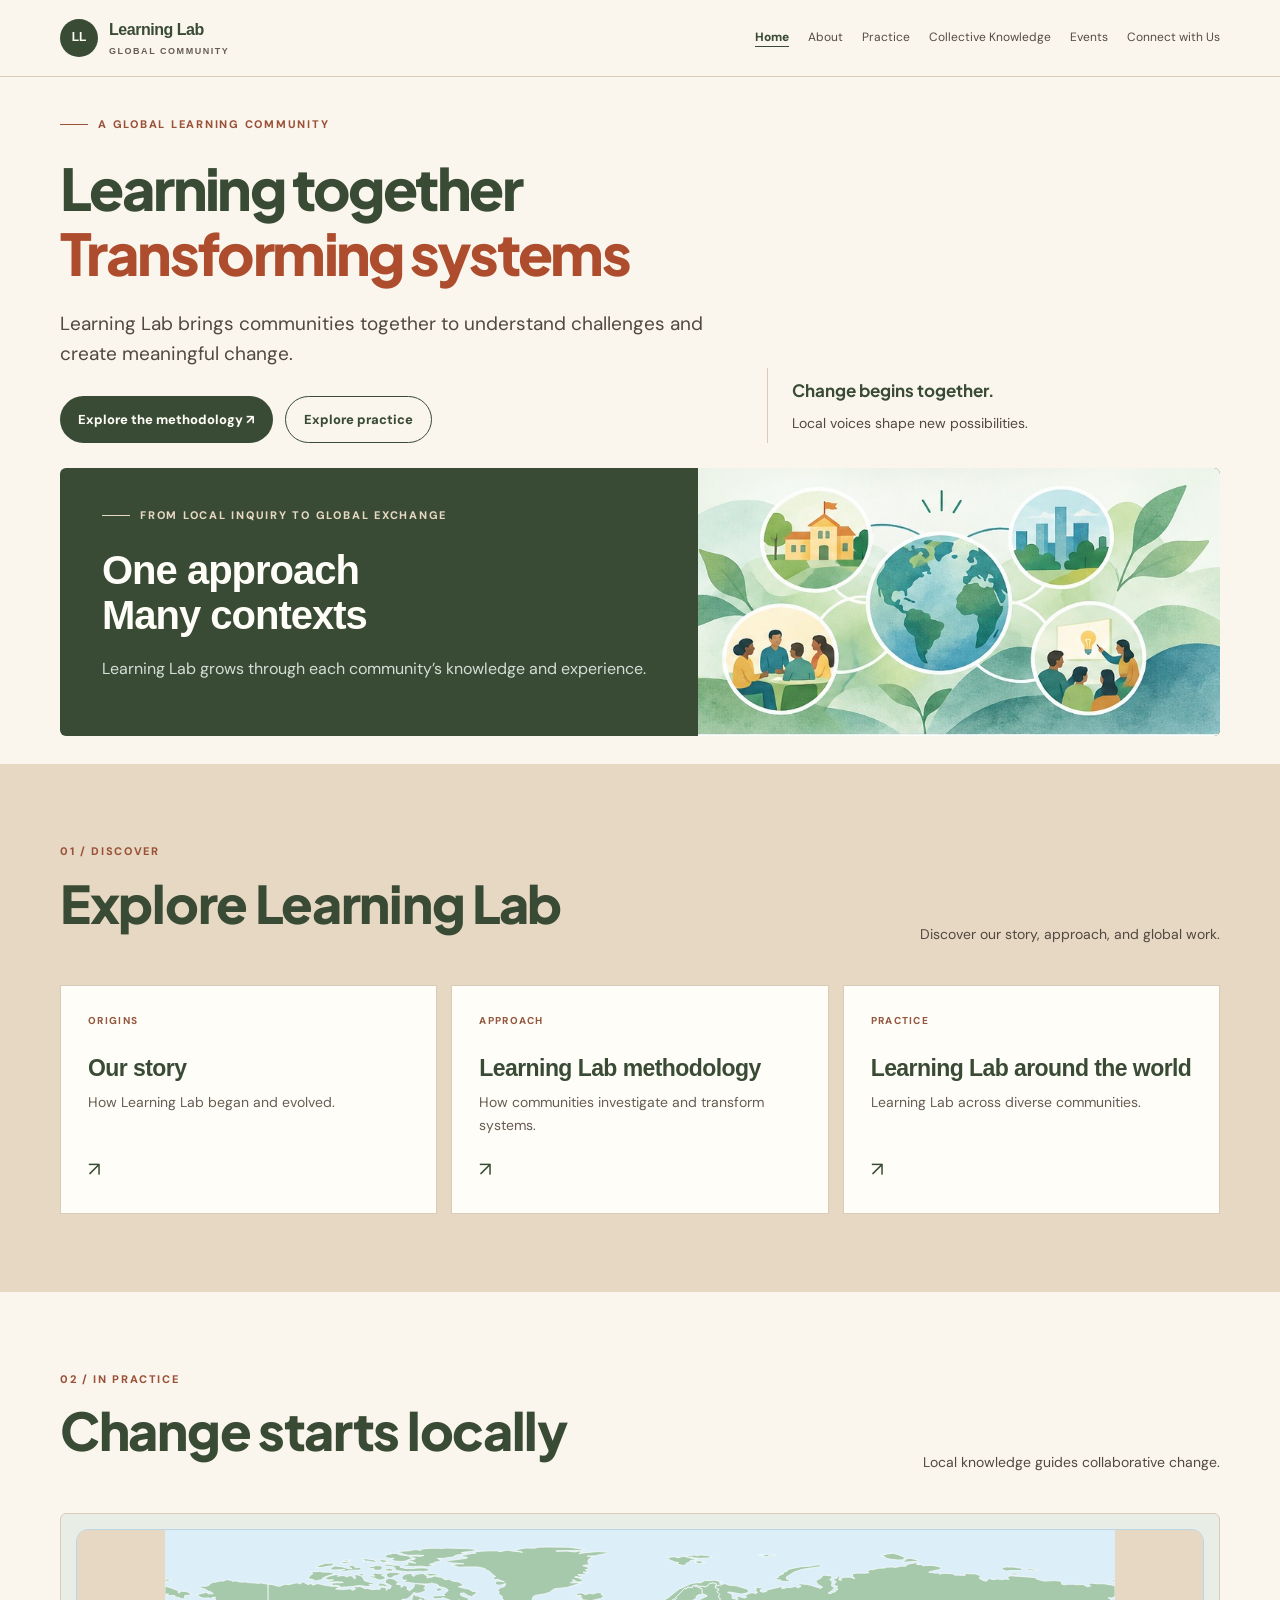
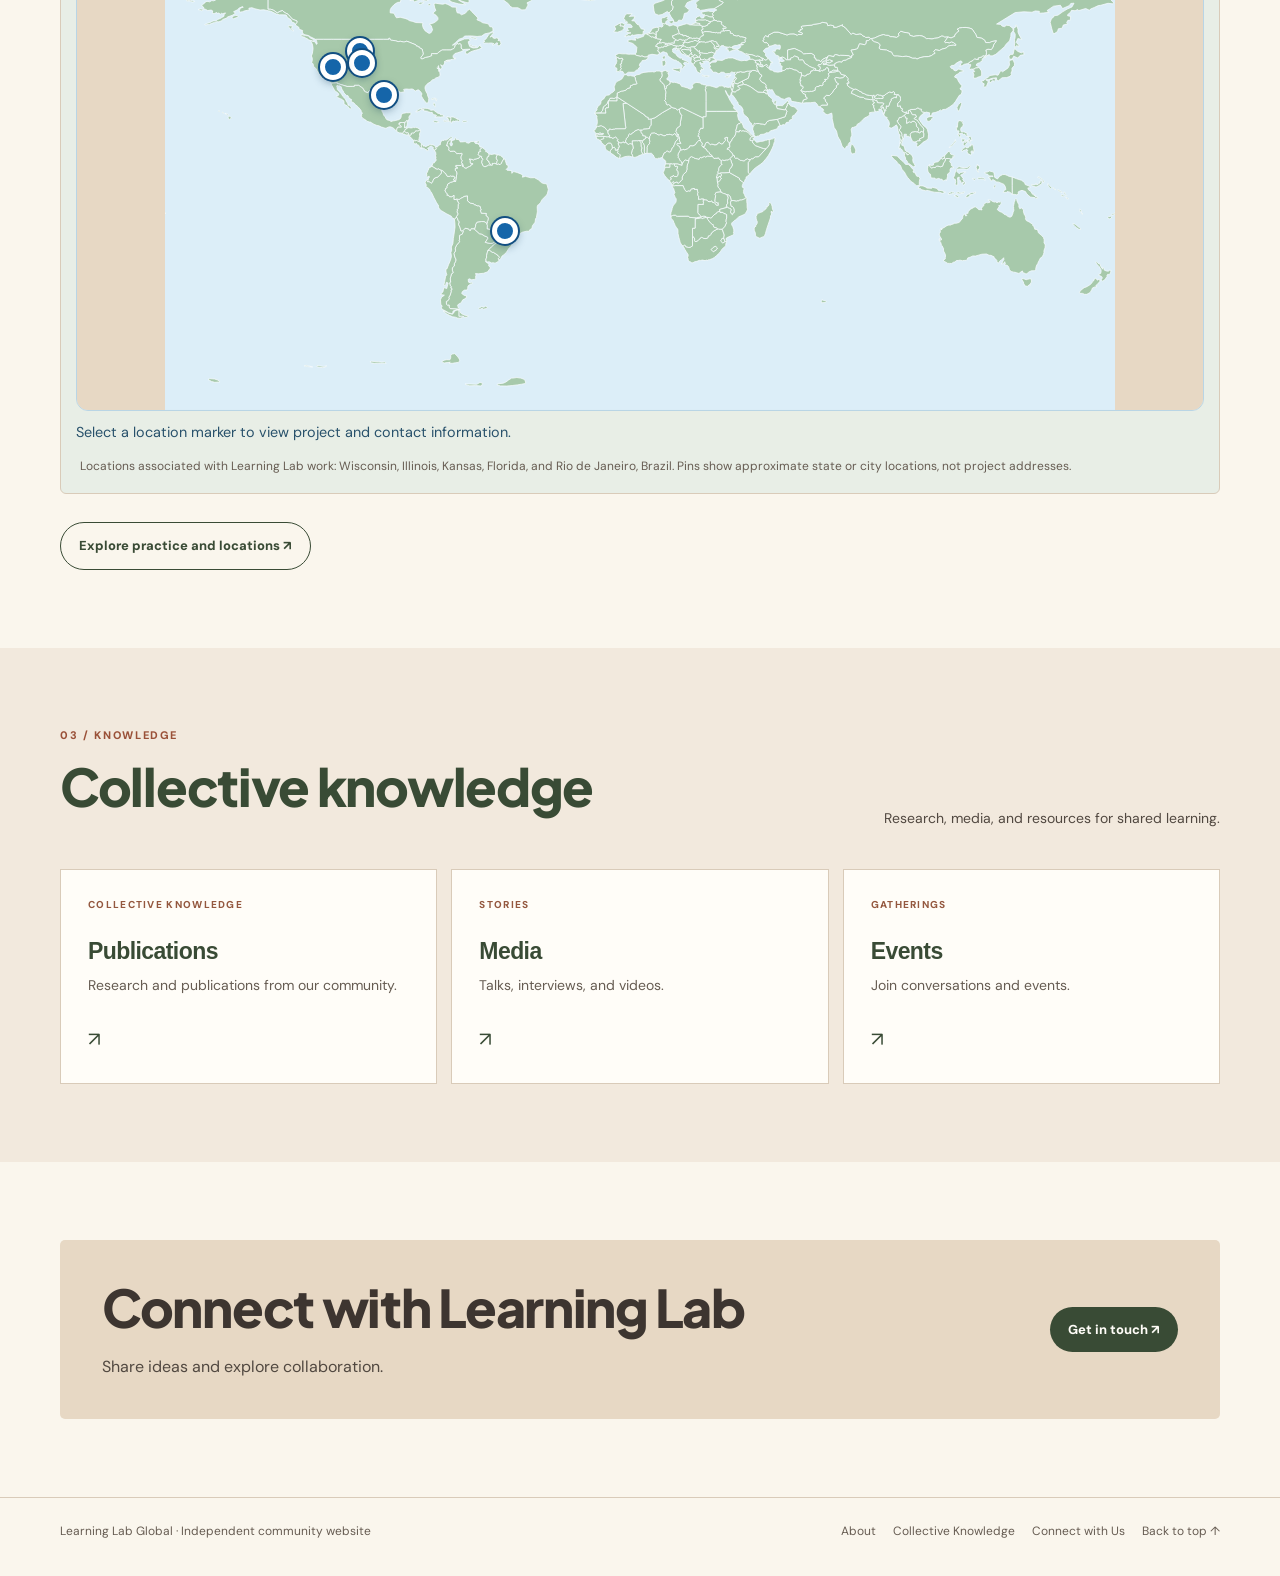
<file: index.html>
<!DOCTYPE html>

<html lang="en"><head><meta charset="utf-8"/><meta content="width=device-width, initial-scale=1" name="viewport"/><meta content="Learning Lab Global is a community exploring collaborative learning and educational systems change." name="description"/><title>Learning Lab Global</title><link href="https://fonts.googleapis.com" rel="preconnect"/><link crossorigin="" href="https://fonts.gstatic.com" rel="preconnect"/><link href="https://fonts.googleapis.com/css2?family=DM+Sans:wght@400;500;600;700;800&amp;family=Plus+Jakarta+Sans:wght@400;500;600;700;800&amp;display=swap" rel="stylesheet"/><link href="assets/style.css" rel="stylesheet"/></head><body id="top"><header><div class="wrap nav"><a class="brand" href="index.html"><span class="brandmark">LL</span><span>Learning Lab<small>Global community</small></span></a><button aria-controls="site-nav" aria-expanded="false" class="menu-button">Menu</button><nav aria-label="Main navigation" id="site-nav"><a aria-current="page" href="index.html">Home</a><a href="about.html">About</a><a href="practice.html">Practice</a><a href="products.html">Collective Knowledge</a><a href="events.html">Events</a><a href="contact.html">Connect with Us</a></nav></div></header><main><div class="wrap hero"><div class="eyebrow">A global learning community</div><div class="hero-grid"><div><h1>Learning together <em>Transforming systems</em></h1><p class="lead">Learning Lab brings communities together to understand challenges and create meaningful change.</p><div class="actions"><a class="button primary" href="methodology.html">Explore the methodology ↗</a><a class="button secondary" href="practice.html">Explore practice</a></div></div><aside class="aside-note"><strong>Change begins together.</strong>Local voices shape new possibilities.</aside></div><div class="hero-panel"><div class="panel-copy"><div class="eyebrow">From local inquiry to global exchange</div><h2>One approach<br/>Many contexts</h2><p>Learning Lab grows through each community’s knowledge and experience.</p></div><div aria-hidden="true" class="panel-art community-art"><img alt="Illustration of a globe connecting schools, families, educators and community learning circles" loading="lazy" src="assets/learning-lab-community-illustration.jpg"/></div></div></div>
<section class="tint"><div class="wrap"><div class="section-head"><div><div class="section-no">01 / Discover</div><h2>Explore Learning Lab</h2></div><p class="section-intro">Discover our story, approach, and global work.</p></div><div class="grid3"><a class="card" href="story.html"><small>Origins</small><h3>Our story</h3><p>How Learning Lab began and evolved.</p><span class="arrow">↗</span></a><a class="card" href="methodology.html"><small>Approach</small><h3>Learning Lab methodology</h3><p>How communities investigate and transform systems.</p><span class="arrow">↗</span></a><a class="card" href="practice.html"><small>Practice</small><h3>Learning Lab around the world</h3><p>Learning Lab across diverse communities.</p><span class="arrow">↗</span></a></div></div></section>
<section><div class="wrap"><div class="section-head"><div><div class="section-no">02 / In practice</div><h2>Change starts locally</h2></div><p class="section-intro">Local knowledge guides collaborative change.</p></div><div class="map-shell"><div aria-label="Interactive map of Learning Lab locations" class="ll-interactive-map"><img alt="World map showing approximate Learning Lab locations in Wisconsin, Illinois, Kansas, Florida, and Rio de Janeiro, Brazil" class="ll-world-map-image" loading="lazy" src="assets/learning-lab-world-map.svg"/><button aria-expanded="false" aria-haspopup="dialog" aria-label="Show project information for Wisconsin, USA" class="ll-map-hotspot" data-location="Wisconsin, USA" style="left:25.139%;top:25.277%;" title="Click to view Wisconsin, USA project details" type="button"></button><button aria-expanded="false" aria-haspopup="dialog" aria-label="Show project information for Illinois, USA" class="ll-map-hotspot" data-location="Illinois, USA" style="left:25.278%;top:27.778%;" title="Click to view Illinois, USA project details" type="button"></button><button aria-expanded="false" aria-haspopup="dialog" aria-label="Show project information for Kansas, USA" class="ll-map-hotspot" data-location="Kansas, USA" style="left:22.778%;top:28.612%;" title="Click to view Kansas, USA project details" type="button"></button><button aria-expanded="false" aria-haspopup="dialog" aria-label="Show project information for Florida, USA" class="ll-map-hotspot" data-location="Florida, USA" style="left:27.222%;top:34.388%;" title="Click to view Florida, USA project details" type="button"></button><button aria-expanded="false" aria-haspopup="dialog" aria-label="Show project information for Rio de Janeiro, Brazil" class="ll-map-hotspot" data-location="Rio de Janeiro, Brazil" style="left:38.008%;top:62.727%;" title="Click to view Rio de Janeiro, Brazil project details" type="button"></button><section aria-live="polite" class="ll-map-detail" hidden=""><button aria-label="Close location details" class="ll-map-detail-close" type="button">×</button><h3 class="ll-map-detail-title">Location</h3><p><strong>Project name: </strong><span class="ll-map-project">Details to be added</span></p><p><strong>Point of contact (POC): </strong><span class="ll-map-poc">Details to be added</span></p></section></div><p class="ll-map-hint">Select a location marker to view project and contact information.</p><p class="map-note">Locations associated with Learning Lab work: Wisconsin, Illinois, Kansas, Florida, and Rio de Janeiro, Brazil. Pins show approximate state or city locations, not project addresses.</p></div><div class="actions"><a class="button secondary" href="practice.html">Explore practice and locations ↗</a></div></div></section>
<section class="soft"><div class="wrap"><div class="section-head"><div><div class="section-no">03 / Knowledge</div><h2>Collective knowledge</h2></div><p class="section-intro">Research, media, and resources for shared learning.</p></div><div class="grid3"><a class="card" href="products.html"><small>Collective Knowledge</small><h3>Publications</h3><p>Research and publications from our community.</p><span class="arrow">↗</span></a><a class="card" href="media.html"><small>Stories</small><h3>Media</h3><p>Talks, interviews, and videos.</p><span class="arrow">↗</span></a><a class="card" href="events.html"><small>Gatherings</small><h3>Events</h3><p>Join conversations and events.</p><span class="arrow">↗</span></a></div></div></section>
<section><div class="wrap contact-box"><div><h2>Connect with Learning Lab</h2><p>Share ideas and explore collaboration.</p></div><a class="button" href="contact.html">Get in touch ↗</a></div></section></main><footer><div class="wrap footer-inner"><span>Learning Lab Global · Independent community website</span><div class="footer-links"><a href="about.html">About</a><a href="products.html">Collective Knowledge</a><a href="contact.html">Connect with Us</a><a href="#top">Back to top ↑</a></div></div></footer><script src="assets/site.js"></script><script defer="True" src="assets/map-popups.js"></script></body></html>
</file>
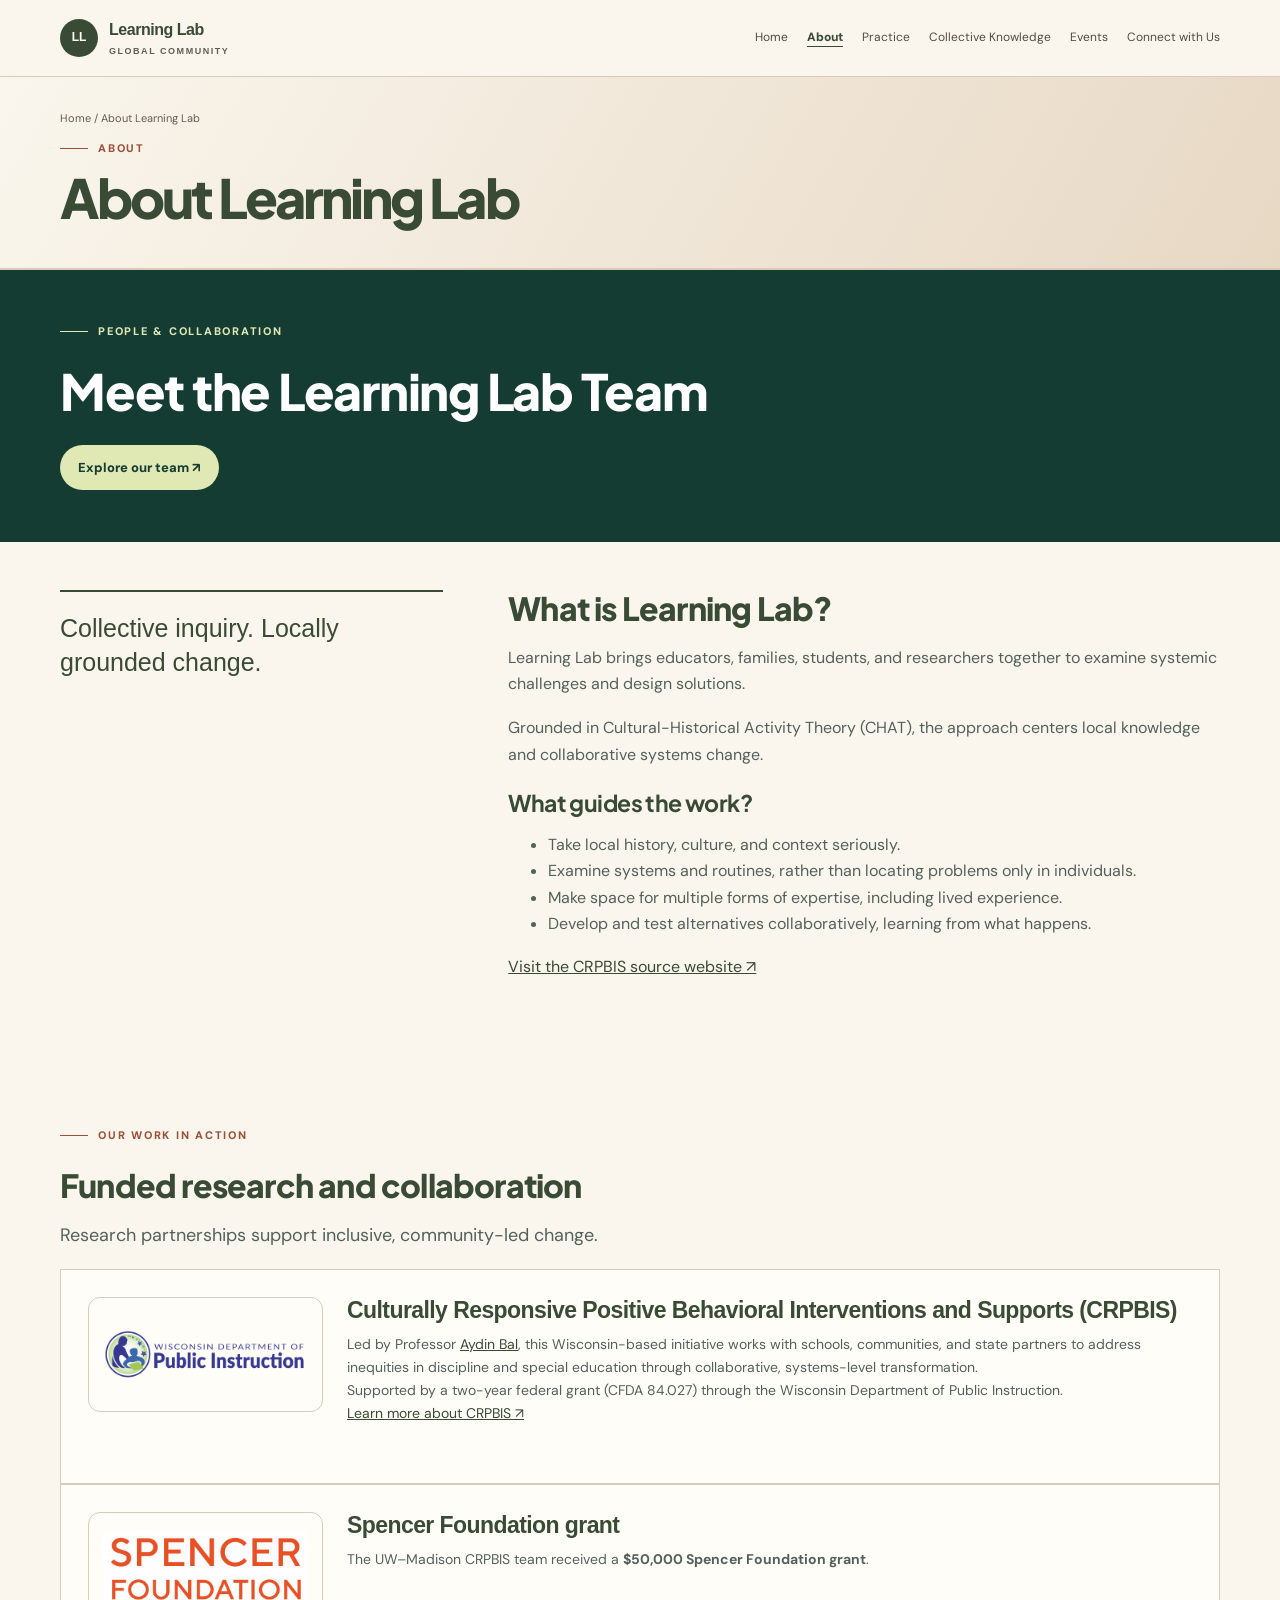
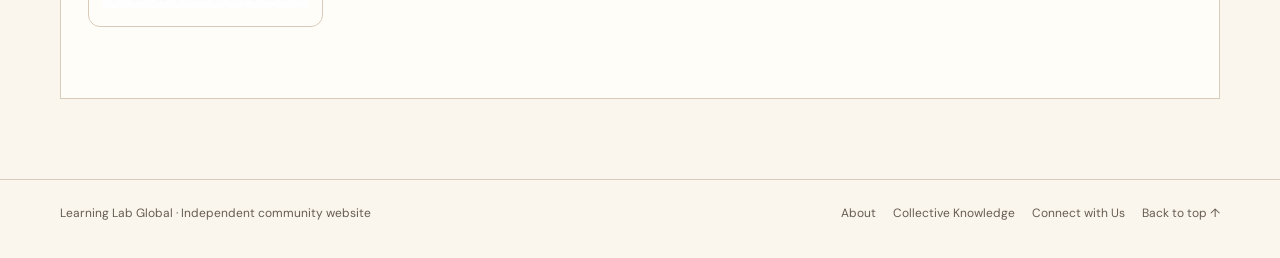
<file: about.html>
<!DOCTYPE html>

<html lang="en"><head><meta charset="utf-8"/><meta content="width=device-width, initial-scale=1" name="viewport"/><meta content="Learning Lab brings people together to understand and transform educational systems." name="description"/><title>About Learning Lab | Learning Lab Global</title><link href="https://fonts.googleapis.com" rel="preconnect"/><link crossorigin="" href="https://fonts.gstatic.com" rel="preconnect"/><link href="https://fonts.googleapis.com/css2?family=DM+Sans:wght@400;500;600;700;800&amp;family=Plus+Jakarta+Sans:wght@400;500;600;700;800&amp;display=swap" rel="stylesheet"/><link href="assets/style.css" rel="stylesheet"/></head><body id="top"><header><div class="wrap nav"><a class="brand" href="index.html"><span class="brandmark">LL</span><span>Learning Lab<small>Global community</small></span></a><button aria-controls="site-nav" aria-expanded="false" class="menu-button">Menu</button><nav aria-label="Main navigation" id="site-nav"><a href="index.html">Home</a><a aria-current="page" href="about.html">About</a><a href="practice.html">Practice</a><a href="products.html">Collective Knowledge</a><a href="events.html">Events</a><a href="contact.html">Connect with Us</a></nav></div></header><main><div class="page-hero"><div class="wrap"><div class="breadcrumb"><a href="index.html">Home</a> / About Learning Lab</div><div class="eyebrow">About</div><h1>About Learning Lab</h1></div></div><section class="team-spotlight"><div class="wrap team-spotlight-inner"><div><div class="eyebrow">People &amp; collaboration</div><h2>Meet the Learning Lab Team</h2><a class="button primary" href="team.html">Explore our team ↗</a></div></div></section><section class="content-section"><div class="wrap split"><div class="quote">Collective inquiry. Locally grounded change.</div><div class="body-copy"><h2>What is Learning Lab?</h2><p>Learning Lab brings educators, families, students, and researchers together to examine systemic challenges and design solutions.</p><p>Grounded in Cultural-Historical Activity Theory (CHAT), the approach centers local knowledge and collaborative systems change.</p><h3>What guides the work?</h3><ul><li>Take local history, culture, and context seriously.</li><li>Examine systems and routines, rather than locating problems only in individuals.</li><li>Make space for multiple forms of expertise, including lived experience.</li><li>Develop and test alternatives collaboratively, learning from what happens.</li></ul><p><a href="http://www.crpbis.org/" rel="noreferrer" target="_blank">Visit the CRPBIS source website ↗</a></p></div></div></section>
<section class="content-section" id="funded-work">
<div class="wrap">
<div class="eyebrow">Our work in action</div>
<h2>Funded research and collaboration</h2>
<p class="lead">Research partnerships support inclusive, community-led change.</p>
<div class="cards">
<article class="card"><div class="funder-row"><a aria-label="Visit Wisconsin Department of Public Instruction" class="funder-logo funder-logo--local" href="https://dpi.wi.gov/" rel="noopener noreferrer" target="_blank"><img alt="Wisconsin Department of Public Instruction" loading="lazy" src="assets/wisconsin-dpi-logo.png"/></a><div class="funder-copy">
<h3>Culturally Responsive Positive Behavioral Interventions and Supports (CRPBIS)</h3>
<p>Led by Professor <a href="https://rpse.education.wisc.edu/fac-staff/bal-aydin/" rel="noreferrer" target="_blank">Aydin Bal</a>, this Wisconsin-based initiative works with schools, communities, and state partners to address inequities in discipline and special education through collaborative, systems-level transformation.</p>
<p class="small">Supported by a two-year federal grant (CFDA 84.027) through the Wisconsin Department of Public Instruction.</p>
<p><a href="http://crpbis.org/" rel="noreferrer" target="_blank">Learn more about CRPBIS ↗</a></p>
</div></div></article>
<article class="card"><div class="funder-row"><a aria-label="Visit Spencer Foundation" class="funder-logo funder-logo--local" href="https://www.spencer.org/" rel="noopener noreferrer" target="_blank"><img alt="Spencer Foundation" loading="lazy" src="assets/spencer-foundation-logo.jpeg"/></a><div class="funder-copy">
<h3>Spencer Foundation grant</h3>
<p>The UW–Madison CRPBIS team received a <strong>$50,000 Spencer Foundation grant</strong>.</p>
</div></div></article>
</div>
</div>
</section>
</main><footer><div class="wrap footer-inner"><span>Learning Lab Global · Independent community website</span><div class="footer-links"><a href="about.html">About</a><a href="products.html">Collective Knowledge</a><a href="contact.html">Connect with Us</a><a href="#top">Back to top ↑</a></div></div></footer><script src="assets/site.js"></script></body></html>
</file>
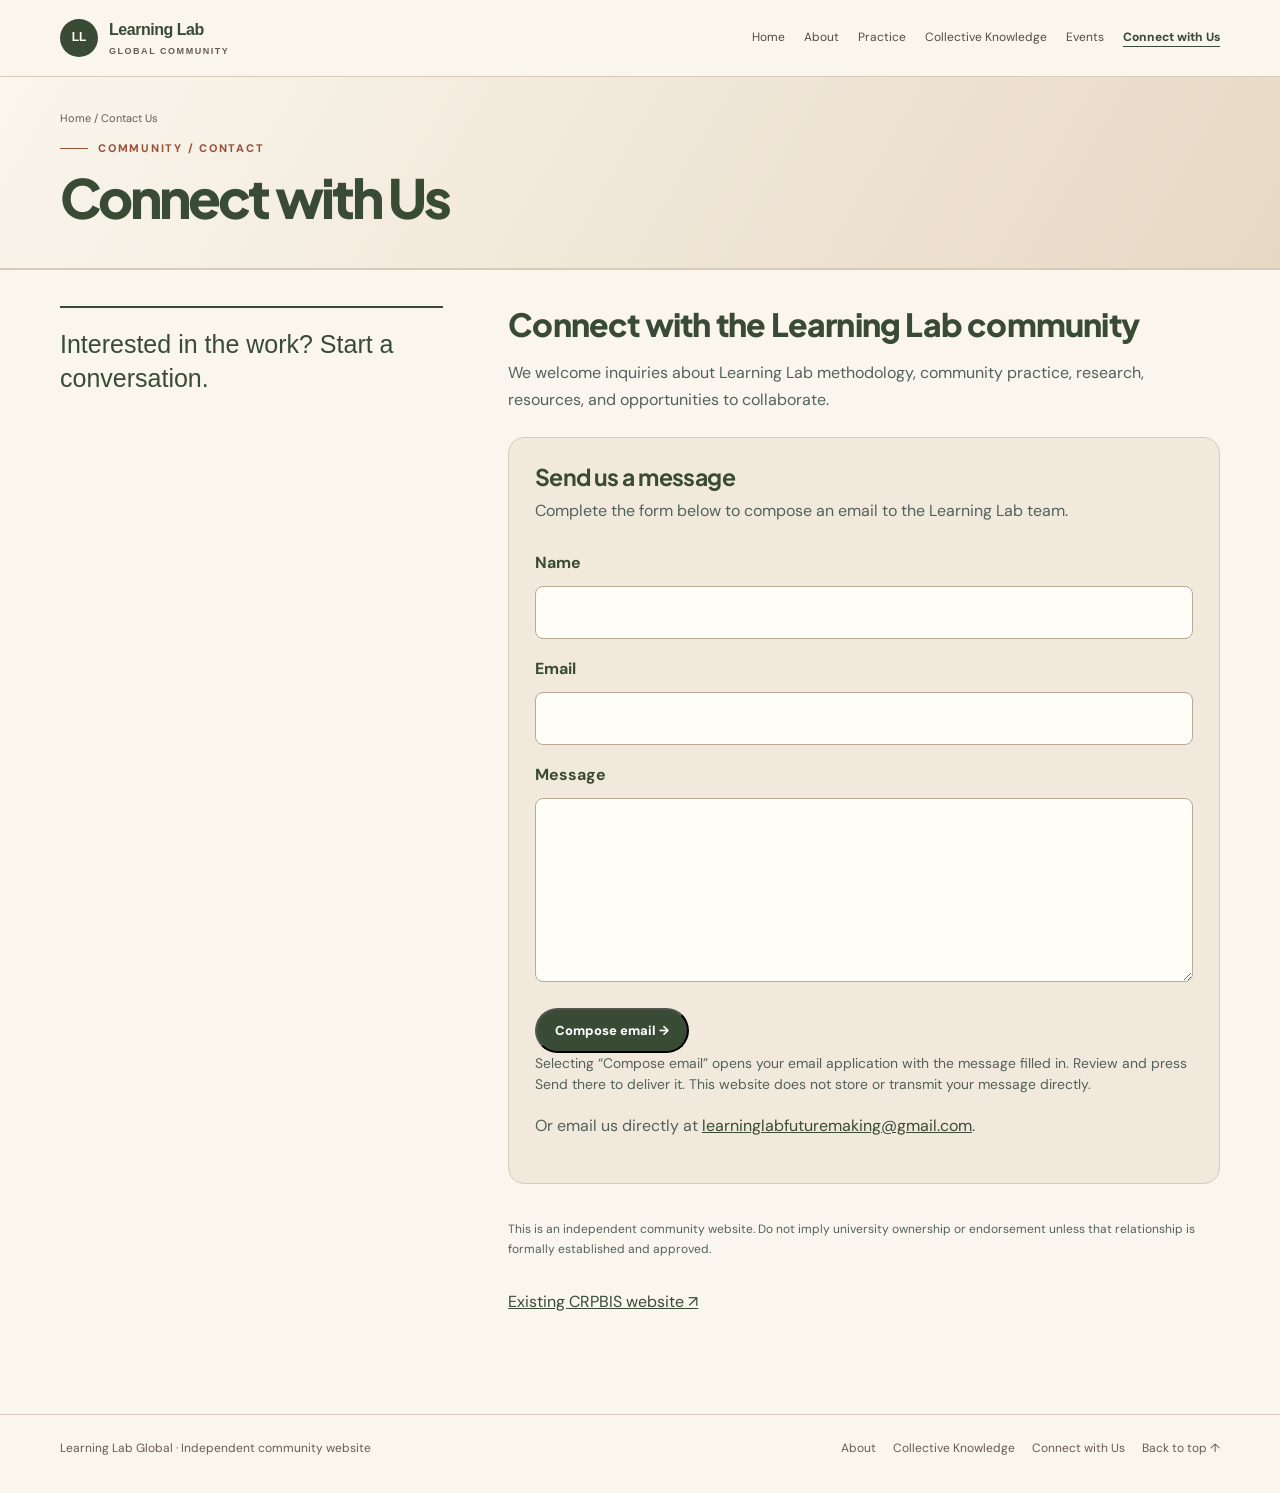
<file: contact.html>
<!DOCTYPE html>

<html lang="en"><head><meta charset="utf-8"/><meta content="width=device-width, initial-scale=1" name="viewport"/><meta content="Connect with the Learning Lab community about research, practice, resources, and collaboration." name="description"/><title>Connect with Us | Learning Lab Global</title><link href="https://fonts.googleapis.com" rel="preconnect"/><link crossorigin="" href="https://fonts.gstatic.com" rel="preconnect"/><link href="https://fonts.googleapis.com/css2?family=DM+Sans:wght@400;500;600;700;800&amp;family=Plus+Jakarta+Sans:wght@400;500;600;700;800&amp;display=swap" rel="stylesheet"/><link href="assets/style.css" rel="stylesheet"/></head><body id="top"><header><div class="wrap nav"><a class="brand" href="index.html"><span class="brandmark">LL</span><span>Learning Lab<small>Global community</small></span></a><button aria-controls="site-nav" aria-expanded="false" class="menu-button">Menu</button><nav aria-label="Main navigation" id="site-nav"><a href="index.html">Home</a><a href="about.html">About</a><a href="practice.html">Practice</a><a href="products.html">Collective Knowledge</a><a href="events.html">Events</a><a aria-current="page" href="contact.html">Connect with Us</a></nav></div></header><main><div class="page-hero"><div class="wrap"><div class="breadcrumb"><a href="index.html">Home</a> / Contact Us</div><div class="eyebrow">Community / Contact</div><h1>Connect with Us</h1></div></div><section class="content-section"><div class="wrap split"><div class="quote">Interested in the work? Start a conversation.</div><div class="body-copy"><h2>Connect with the Learning Lab community</h2><p>We welcome inquiries about Learning Lab methodology, community practice, research, resources, and opportunities to collaborate.</p><div class="contact-form-wrap">
<h3>Send us a message</h3>
<p>Complete the form below to compose an email to the Learning Lab team.</p>
<form id="learninglab-contact-form">
<label for="contact-name">Name</label><input autocomplete="name" id="contact-name" maxlength="120" name="name" required=""/>
<label for="contact-email">Email</label><input autocomplete="email" id="contact-email" maxlength="200" name="email" required="" type="email"/>
<label for="contact-message">Message</label><textarea id="contact-message" maxlength="8000" name="message" required="" rows="6"></textarea>
<button class="button primary" type="submit">Compose email →</button>
</form>
<p class="form-note">Selecting “Compose email” opens your email application with the message filled in. Review and press Send there to deliver it. This website does not store or transmit your message directly.</p>
<p>Or email us directly at <a href="mailto:learninglabfuturemaking@gmail.com">learninglabfuturemaking@gmail.com</a>.</p>
</div><p class="notice">This is an independent community website. Do not imply university ownership or endorsement unless that relationship is formally established and approved.</p><p><a href="http://www.crpbis.org/" rel="noreferrer" target="_blank">Existing CRPBIS website ↗</a></p></div></div></section></main><footer><div class="wrap footer-inner"><span>Learning Lab Global · Independent community website</span><div class="footer-links"><a href="about.html">About</a><a href="products.html">Collective Knowledge</a><a href="contact.html">Connect with Us</a><a href="#top">Back to top ↑</a></div></div></footer><script src="assets/site.js"></script></body></html>
</file>
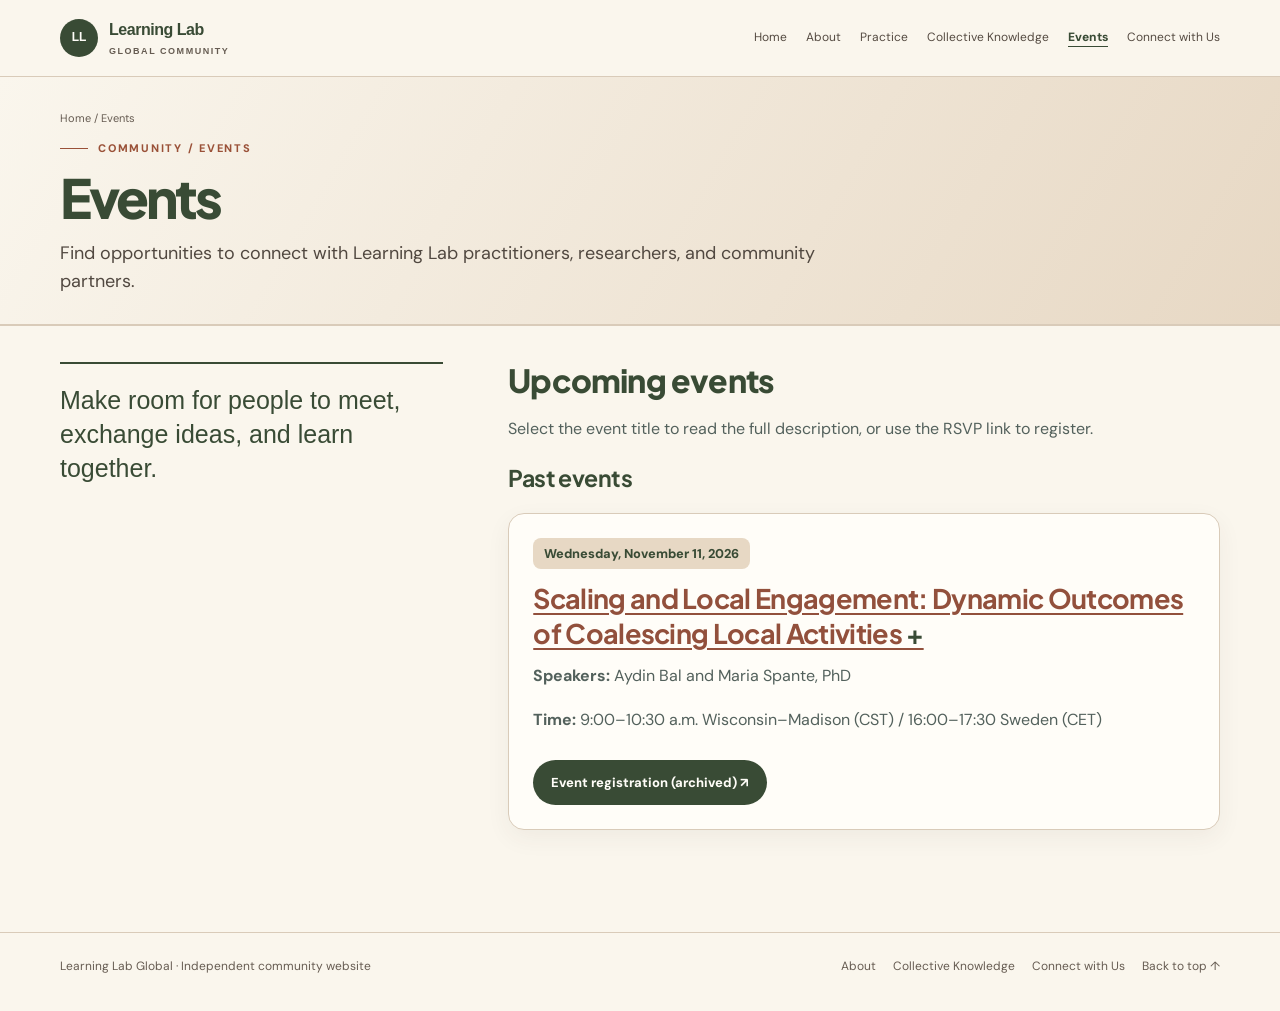
<file: events.html>
<!DOCTYPE html>

<html lang="en"><head><meta charset="utf-8"/><meta content="width=device-width, initial-scale=1" name="viewport"/><meta content="Find opportunities to connect with Learning Lab practitioners, researchers, and community partners." name="description"/><title>Events | Learning Lab Global</title><link href="https://fonts.googleapis.com" rel="preconnect"/><link crossorigin="" href="https://fonts.gstatic.com" rel="preconnect"/><link href="https://fonts.googleapis.com/css2?family=DM+Sans:wght@400;500;600;700;800&amp;family=Plus+Jakarta+Sans:wght@400;500;600;700;800&amp;display=swap" rel="stylesheet"/><link href="assets/style.css" rel="stylesheet"/></head><body id="top"><header><div class="wrap nav"><a class="brand" href="index.html"><span class="brandmark">LL</span><span>Learning Lab<small>Global community</small></span></a><button aria-controls="site-nav" aria-expanded="false" class="menu-button">Menu</button><nav aria-label="Main navigation" id="site-nav"><a href="index.html">Home</a><a href="about.html">About</a><a href="practice.html">Practice</a><a href="products.html">Collective Knowledge</a><a aria-current="page" href="events.html">Events</a><a href="contact.html">Connect with Us</a></nav></div></header><main><div class="page-hero"><div class="wrap"><div class="breadcrumb"><a href="index.html">Home</a> / Events</div><div class="eyebrow">Community / Events</div><h1>Events</h1><p class="lead">Find opportunities to connect with Learning Lab practitioners, researchers, and community partners.</p></div></div><section class="content-section"><div class="wrap split"><div class="quote">Make room for people to meet, exchange ideas, and learn together.</div><div class="body-copy"><h2>Upcoming events</h2><p>Select the event title to read the full description, or use the RSVP link to register.</p><h3>Past events</h3><article class="event-listing" data-event-date="2026-11-11"><div class="event-date">Wednesday, November 11, 2026</div>
<details><summary>Scaling and Local Engagement: Dynamic Outcomes of Coalescing Local Activities</summary>
<div class="event-description"><p><strong>CHAT for Change · Thematic Group Seminar</strong></p>
<p>Aydin Bal and Maria Spante will explore scaling and local engagement through coalescing as a process through which locally situated activities connect and develop a broader shared direction while retaining their distinct local conditions and practices. This opens up ways of understanding scaling as an emergent process and how this unfolds in research.</p>
<p>Drawing on examples from their own research, they will connect the theoretical discussion to research practice. The first hour combines presentations and conversation, followed by 30 minutes of open-floor discussion.</p></div></details>
<p class="event-meta"><strong>Speakers:</strong> Aydin Bal and Maria Spante, PhD</p>
<p class="event-meta"><strong>Time:</strong> 9:00–10:30 a.m. Wisconsin–Madison (CST) / 16:00–17:30 Sweden (CET)</p>
<a class="button primary event-rsvp" href="https://forms.cloud.microsoft/pages/responsepage.aspx?id=lYK_vcoPVEiLS49XqLooFQE0MttyubxJhsx3XS0Hwo1UQTZYVURWNTREUFQwNEFKTE40WEpJNDRERi4u&amp;route=shorturl" rel="noopener noreferrer" target="_blank">Event registration (archived) ↗</a>
</article></div></div></section></main><footer><div class="wrap footer-inner"><span>Learning Lab Global · Independent community website</span><div class="footer-links"><a href="about.html">About</a><a href="products.html">Collective Knowledge</a><a href="contact.html">Connect with Us</a><a href="#top">Back to top ↑</a></div></div></footer><script src="assets/site.js"></script></body></html>
</file>
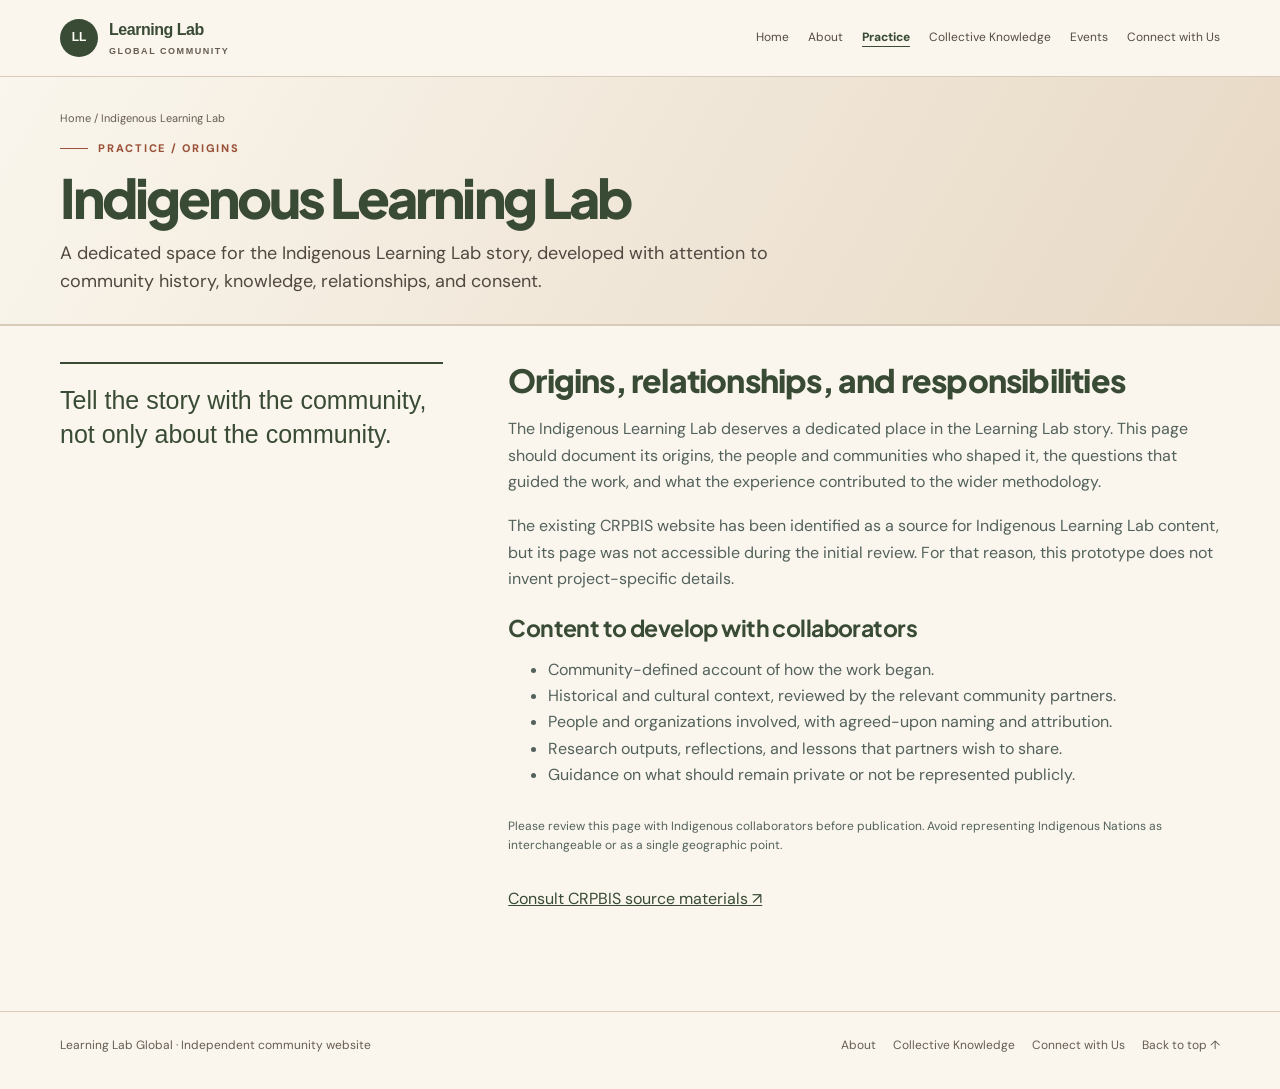
<file: indigenous-learning-lab.html>
<!DOCTYPE html>
<html lang="en"><head><meta charset="utf-8"/><meta content="width=device-width, initial-scale=1" name="viewport"/><meta content="A dedicated space for the Indigenous Learning Lab story, developed with attention to community history, knowledge, relationships, and consent." name="description"/><title>Indigenous Learning Lab | Learning Lab Global</title><link href="https://fonts.googleapis.com" rel="preconnect"/><link crossorigin="" href="https://fonts.gstatic.com" rel="preconnect"/><link href="https://fonts.googleapis.com/css2?family=DM+Sans:wght@400;500;600;700;800&amp;family=Plus+Jakarta+Sans:wght@400;500;600;700;800&amp;display=swap" rel="stylesheet"/><link href="assets/style.css" rel="stylesheet"/></head><body id="top"><header><div class="wrap nav"><a class="brand" href="index.html"><span class="brandmark">LL</span><span>Learning Lab<small>Global community</small></span></a><button aria-controls="site-nav" aria-expanded="false" class="menu-button">Menu</button><nav aria-label="Main navigation" id="site-nav"><a href="index.html">Home</a><a href="about.html">About</a><a aria-current="page" href="practice.html">Practice</a><a href="products.html">Collective Knowledge</a><a href="events.html">Events</a><a href="contact.html">Connect with Us</a></nav></div></header><main><div class="page-hero"><div class="wrap"><div class="breadcrumb"><a href="index.html">Home</a> / Indigenous Learning Lab</div><div class="eyebrow">Practice / Origins</div><h1>Indigenous Learning Lab</h1><p class="lead">A dedicated space for the Indigenous Learning Lab story, developed with attention to community history, knowledge, relationships, and consent.</p></div></div><section class="content-section"><div class="wrap split"><div class="quote">Tell the story with the community, not only about the community.</div><div class="body-copy"><h2>Origins, relationships, and responsibilities</h2><p>The Indigenous Learning Lab deserves a dedicated place in the Learning Lab story. This page should document its origins, the people and communities who shaped it, the questions that guided the work, and what the experience contributed to the wider methodology.</p><p>The existing CRPBIS website has been identified as a source for Indigenous Learning Lab content, but its page was not accessible during the initial review. For that reason, this prototype does not invent project-specific details.</p><h3>Content to develop with collaborators</h3><ul><li>Community-defined account of how the work began.</li><li>Historical and cultural context, reviewed by the relevant community partners.</li><li>People and organizations involved, with agreed-upon naming and attribution.</li><li>Research outputs, reflections, and lessons that partners wish to share.</li><li>Guidance on what should remain private or not be represented publicly.</li></ul><p class="notice">Please review this page with Indigenous collaborators before publication. Avoid representing Indigenous Nations as interchangeable or as a single geographic point.</p><p><a href="http://www.crpbis.org/" rel="noreferrer" target="_blank">Consult CRPBIS source materials ↗</a></p></div></div></section></main><footer><div class="wrap footer-inner"><span>Learning Lab Global · Independent community website</span><div class="footer-links"><a href="about.html">About</a><a href="products.html">Collective Knowledge</a><a href="contact.html">Connect with Us</a><a href="#top">Back to top ↑</a></div></div></footer><script src="assets/site.js"></script></body></html>
</file>
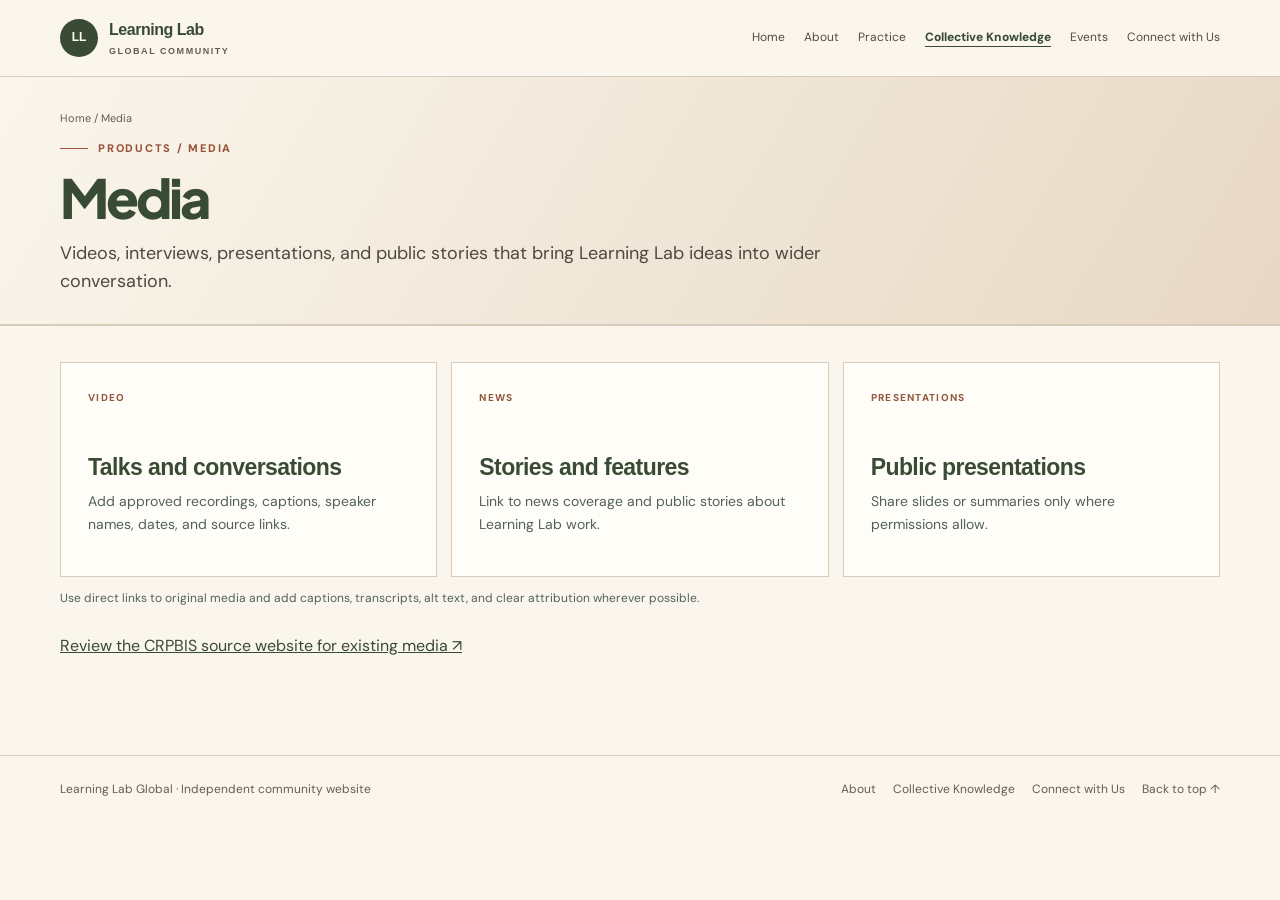
<file: media.html>
<!DOCTYPE html>
<html lang="en"><head><meta charset="utf-8"/><meta content="width=device-width, initial-scale=1" name="viewport"/><meta content="Videos, interviews, presentations, and public stories that bring Learning Lab ideas into wider conversation." name="description"/><title>Media | Learning Lab Global</title><link href="https://fonts.googleapis.com" rel="preconnect"/><link crossorigin="" href="https://fonts.gstatic.com" rel="preconnect"/><link href="https://fonts.googleapis.com/css2?family=DM+Sans:wght@400;500;600;700;800&amp;family=Plus+Jakarta+Sans:wght@400;500;600;700;800&amp;display=swap" rel="stylesheet"/><link href="assets/style.css" rel="stylesheet"/></head><body id="top"><header><div class="wrap nav"><a class="brand" href="index.html"><span class="brandmark">LL</span><span>Learning Lab<small>Global community</small></span></a><button aria-controls="site-nav" aria-expanded="false" class="menu-button">Menu</button><nav aria-label="Main navigation" id="site-nav"><a href="index.html">Home</a><a href="about.html">About</a><a href="practice.html">Practice</a><a aria-current="page" href="products.html">Collective Knowledge</a><a href="events.html">Events</a><a href="contact.html">Connect with Us</a></nav></div></header><main><div class="page-hero"><div class="wrap"><div class="breadcrumb"><a href="index.html">Home</a> / Media</div><div class="eyebrow">Products / Media</div><h1>Media</h1><p class="lead">Videos, interviews, presentations, and public stories that bring Learning Lab ideas into wider conversation.</p></div></div><section class="content-section"><div class="wrap"><div class="grid3"><div class="card"><small>Video</small><h3>Talks and conversations</h3><p>Add approved recordings, captions, speaker names, dates, and source links.</p></div><div class="card"><small>News</small><h3>Stories and features</h3><p>Link to news coverage and public stories about Learning Lab work.</p></div><div class="card"><small>Presentations</small><h3>Public presentations</h3><p>Share slides or summaries only where permissions allow.</p></div></div><p class="notice">Use direct links to original media and add captions, transcripts, alt text, and clear attribution wherever possible.</p><p><a href="http://www.crpbis.org/" rel="noreferrer" target="_blank">Review the CRPBIS source website for existing media ↗</a></p></div></section></main><footer><div class="wrap footer-inner"><span>Learning Lab Global · Independent community website</span><div class="footer-links"><a href="about.html">About</a><a href="products.html">Collective Knowledge</a><a href="contact.html">Connect with Us</a><a href="#top">Back to top ↑</a></div></div></footer><script src="assets/site.js"></script></body></html>
</file>
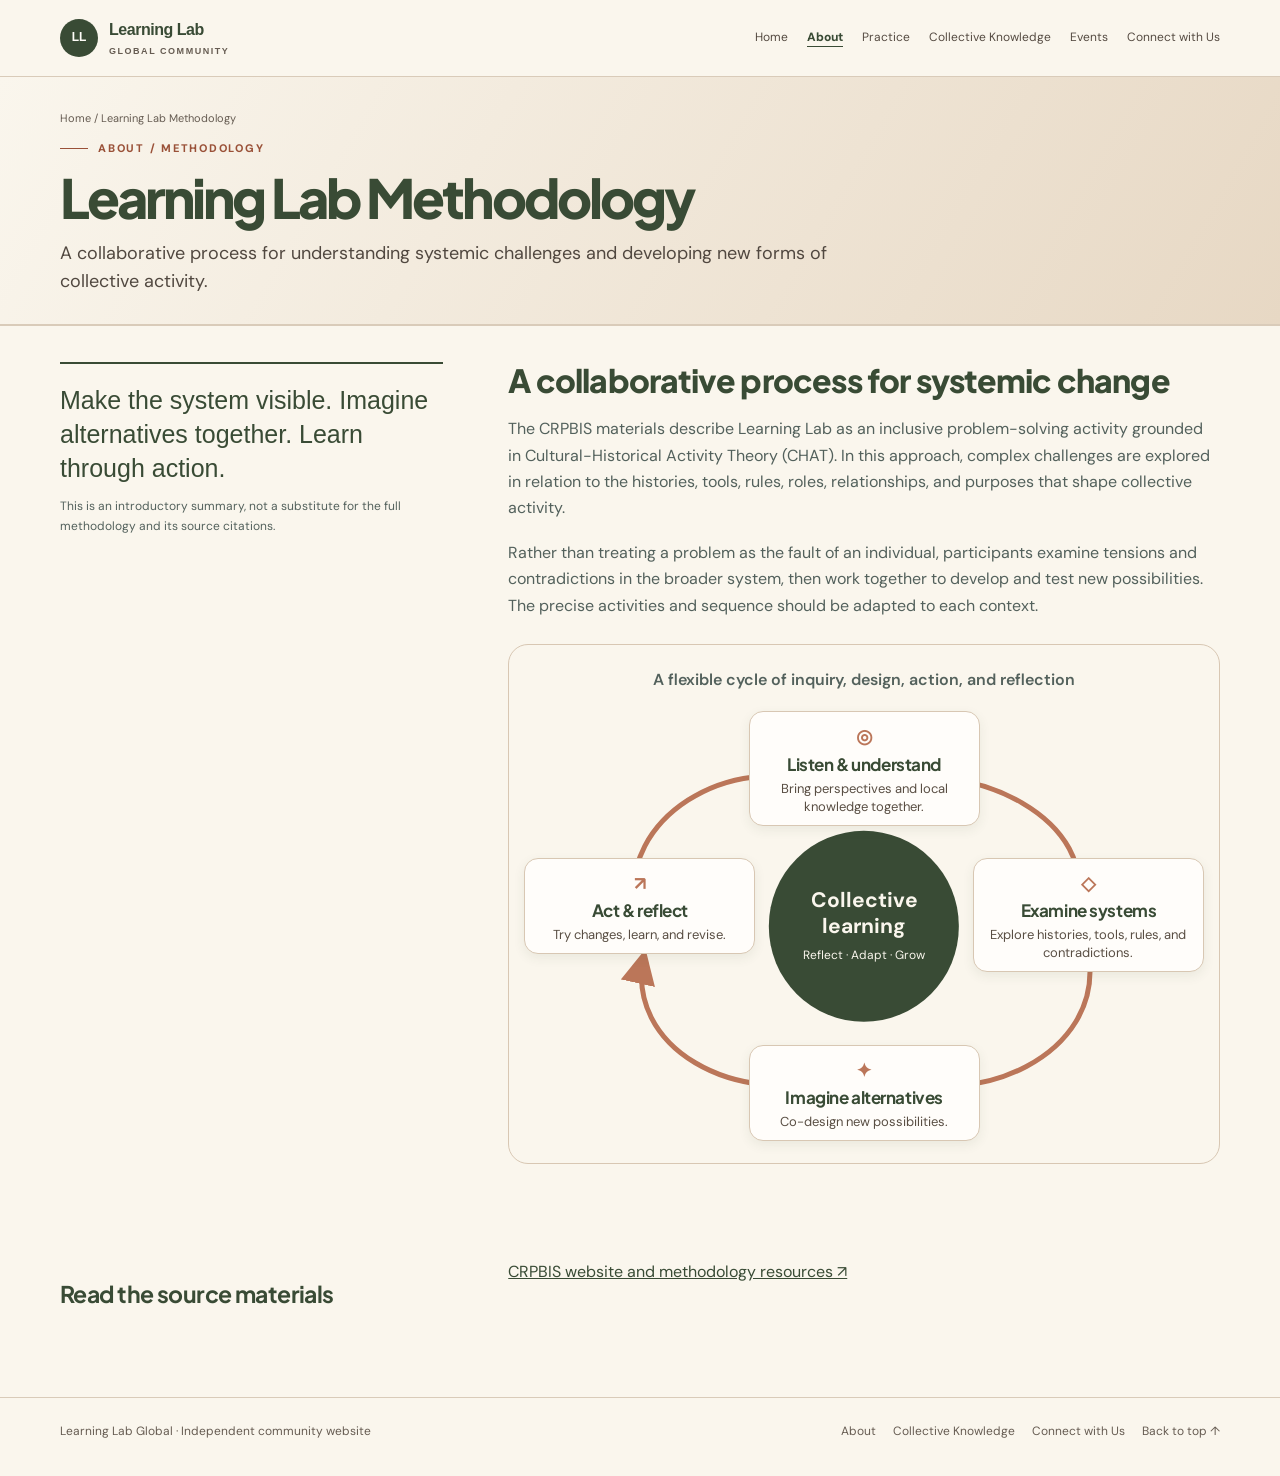
<file: methodology.html>
<!DOCTYPE html>
<html lang="en"><head><meta charset="utf-8"/><meta content="width=device-width, initial-scale=1" name="viewport"/><meta content="A collaborative process for understanding systemic challenges and developing new forms of collective activity." name="description"/><title>Learning Lab Methodology | Learning Lab Global</title><link href="https://fonts.googleapis.com" rel="preconnect"/><link crossorigin="" href="https://fonts.gstatic.com" rel="preconnect"/><link href="https://fonts.googleapis.com/css2?family=DM+Sans:wght@400;500;600;700;800&amp;family=Plus+Jakarta+Sans:wght@400;500;600;700;800&amp;display=swap" rel="stylesheet"/><link href="assets/style.css" rel="stylesheet"/></head><body id="top"><header><div class="wrap nav"><a class="brand" href="index.html"><span class="brandmark">LL</span><span>Learning Lab<small>Global community</small></span></a><button aria-controls="site-nav" aria-expanded="false" class="menu-button">Menu</button><nav aria-label="Main navigation" id="site-nav"><a href="index.html">Home</a><a aria-current="page" href="about.html">About</a><a href="practice.html">Practice</a><a href="products.html">Collective Knowledge</a><a href="events.html">Events</a><a href="contact.html">Connect with Us</a></nav></div></header><main><div class="page-hero"><div class="wrap"><div class="breadcrumb"><a href="index.html">Home</a> / Learning Lab Methodology</div><div class="eyebrow">About / Methodology</div><h1>Learning Lab Methodology</h1><p class="lead">A collaborative process for understanding systemic challenges and developing new forms of collective activity.</p></div></div><section class="content-section"><div class="wrap split"><div><div class="quote">Make the system visible. Imagine alternatives together. Learn through action.</div><p class="notice">This is an introductory summary, not a substitute for the full methodology and its source citations.</p></div><div class="body-copy"><h2>A collaborative process for systemic change</h2><p>The CRPBIS materials describe Learning Lab as an inclusive problem-solving activity grounded in Cultural-Historical Activity Theory (CHAT). In this approach, complex challenges are explored in relation to the histories, tools, rules, roles, relationships, and purposes that shape collective activity.</p><p>Rather than treating a problem as the fault of an individual, participants examine tensions and contradictions in the broader system, then work together to develop and test new possibilities. The precise activities and sequence should be adapted to each context.</p><div aria-label="Learning Lab methodology: an ongoing cycle of collective inquiry" class="method-visual" role="group"><p class="method-intro">A flexible cycle of inquiry, design, action, and reflection</p><div class="method-cycle"><svg aria-hidden="true" class="method-arrows" viewbox="0 0 680 430"><defs><marker id="arr" markerheight="7" markerwidth="7" orient="auto" refx="8" refy="5" viewbox="0 0 10 10"><path d="M0 0 10 5 0 10z" fill="#BB7659"></path></marker></defs><g fill="none" marker-end="url(#arr)" stroke="#BB7659" stroke-linecap="round" stroke-width="5"><path d="M345 75 C450 40 580 115 550 195"></path><path d="M565 245 C580 345 450 400 365 365"></path><path d="M320 365 C210 400 100 335 120 245"></path><path d="M112 195 C95 110 205 38 300 75"></path></g></svg><div class="method-center"><strong>Collective<br/>learning</strong><span>Reflect · Adapt · Grow</span></div><div class="method-node method-node--top"><span aria-hidden="true">◎</span><h3>Listen &amp; understand</h3><p>Bring perspectives and local knowledge together.</p></div><div class="method-node method-node--right"><span aria-hidden="true">◇</span><h3>Examine systems</h3><p>Explore histories, tools, rules, and contradictions.</p></div><div class="method-node method-node--bottom"><span aria-hidden="true">✦</span><h3>Imagine alternatives</h3><p>Co-design new possibilities.</p></div><div class="method-node method-node--left"><span aria-hidden="true">↗</span><h3>Act &amp; reflect</h3><p>Try changes, learn, and revise.</p></div></div></div></div><h3>Read the source materials</h3><p><a href="http://www.crpbis.org/" rel="noreferrer" target="_blank">CRPBIS website and methodology resources ↗</a></p></div></section></main><footer><div class="wrap footer-inner"><span>Learning Lab Global · Independent community website</span><div class="footer-links"><a href="about.html">About</a><a href="products.html">Collective Knowledge</a><a href="contact.html">Connect with Us</a><a href="#top">Back to top ↑</a></div></div></footer><script src="assets/site.js"></script></body></html>
</file>
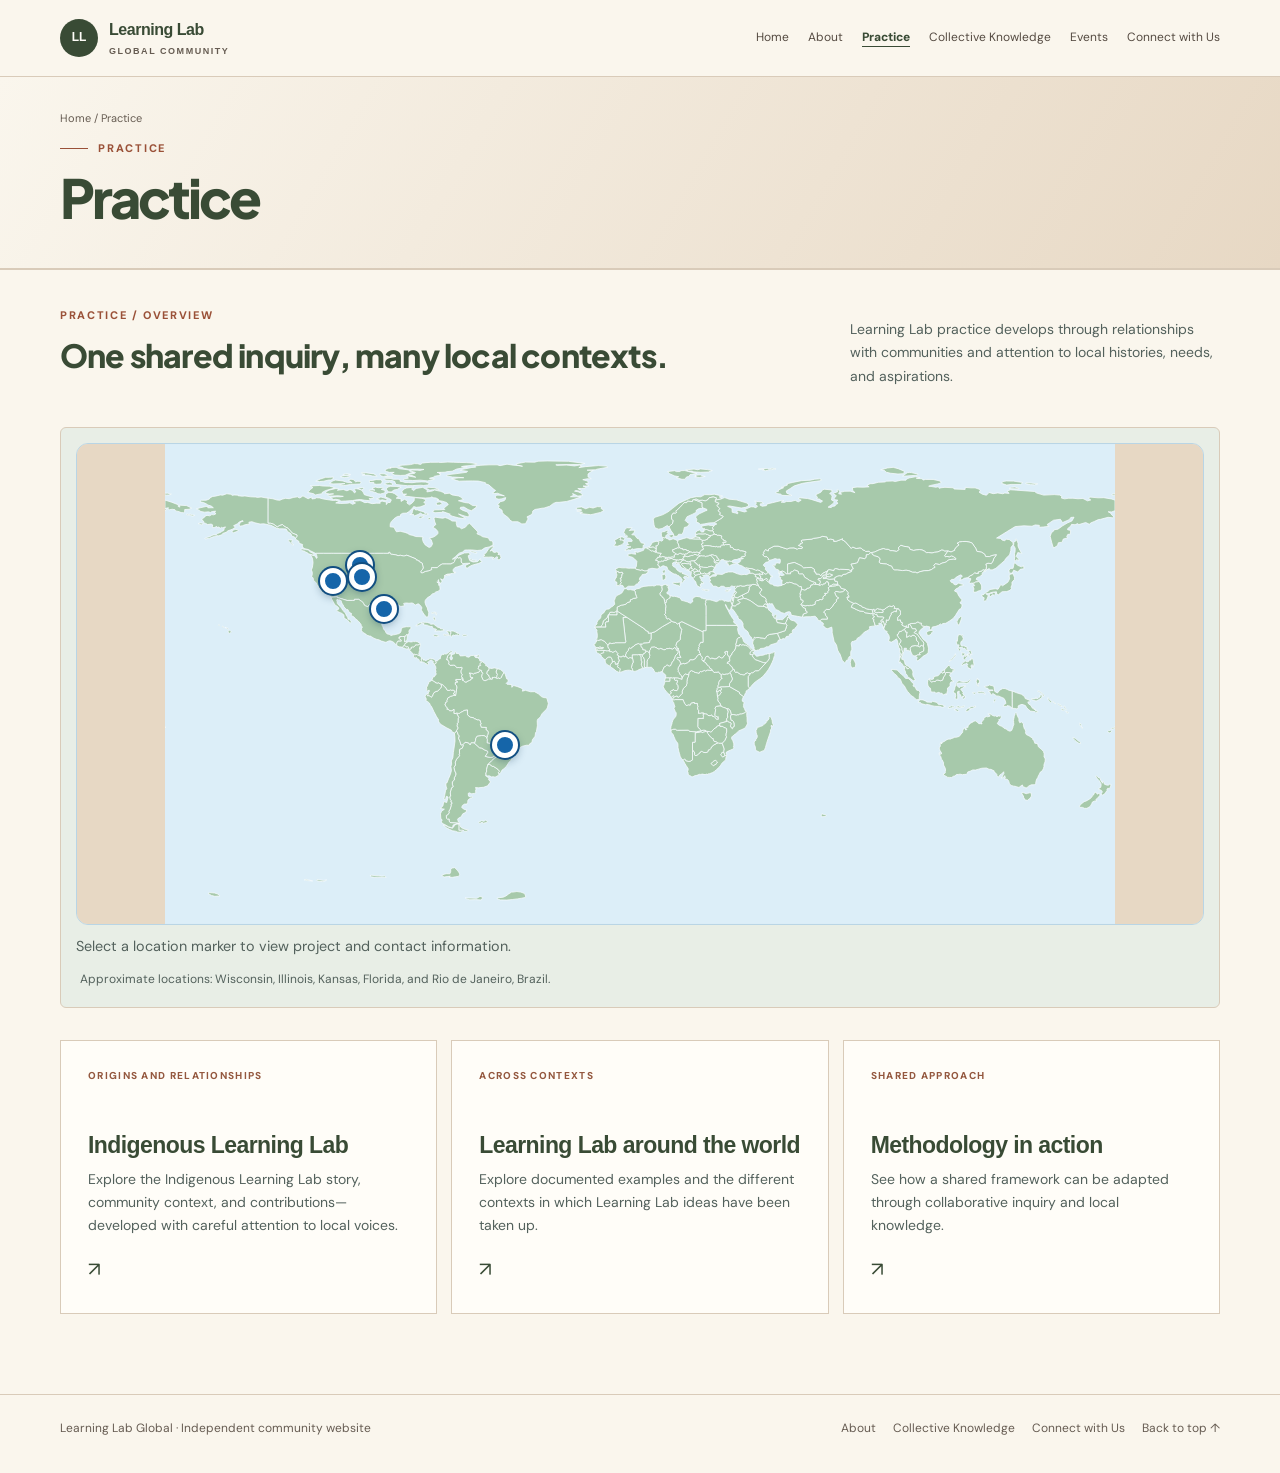
<file: practice.html>
<!DOCTYPE html>

<html lang="en"><head><meta charset="utf-8"/><meta content="width=device-width, initial-scale=1" name="viewport"/><meta content="Learning Lab comes alive through community-based practice, local knowledge, and shared efforts to transform systems." name="description"/><title>Practice | Learning Lab Global</title><link href="https://fonts.googleapis.com" rel="preconnect"/><link crossorigin="" href="https://fonts.gstatic.com" rel="preconnect"/><link href="https://fonts.googleapis.com/css2?family=DM+Sans:wght@400;500;600;700;800&amp;family=Plus+Jakarta+Sans:wght@400;500;600;700;800&amp;display=swap" rel="stylesheet"/><link href="assets/style.css" rel="stylesheet"/></head><body id="top"><header><div class="wrap nav"><a class="brand" href="index.html"><span class="brandmark">LL</span><span>Learning Lab<small>Global community</small></span></a><button aria-controls="site-nav" aria-expanded="false" class="menu-button">Menu</button><nav aria-label="Main navigation" id="site-nav"><a href="index.html">Home</a><a href="about.html">About</a><a aria-current="page" href="practice.html">Practice</a><a href="products.html">Collective Knowledge</a><a href="events.html">Events</a><a href="contact.html">Connect with Us</a></nav></div></header><main><div class="page-hero"><div class="wrap"><div class="breadcrumb"><a href="index.html">Home</a> / Practice</div><div class="eyebrow">Practice</div><h1>Practice</h1></div></div><section class="content-section"><div class="wrap"><div class="section-head"><div><div class="section-no">Practice / Overview</div><h2>One shared inquiry, many local contexts.</h2></div><p class="section-intro">Learning Lab practice develops through relationships with communities and attention to local histories, needs, and aspirations.</p></div><div class="map-shell ll-practice-map"><div aria-label="Interactive map of Learning Lab locations" class="ll-interactive-map"><img alt="World map showing approximate Learning Lab locations in Wisconsin, Illinois, Kansas, Florida, and Rio de Janeiro, Brazil" class="ll-world-map-image" loading="lazy" src="assets/learning-lab-world-map.svg"/><button aria-expanded="false" aria-haspopup="dialog" aria-label="Show project information for Wisconsin, USA" class="ll-map-hotspot" data-location="Wisconsin, USA" style="left:25.139%;top:25.277%;" title="Click to view Wisconsin, USA project details" type="button"></button><button aria-expanded="false" aria-haspopup="dialog" aria-label="Show project information for Illinois, USA" class="ll-map-hotspot" data-location="Illinois, USA" style="left:25.278%;top:27.778%;" title="Click to view Illinois, USA project details" type="button"></button><button aria-expanded="false" aria-haspopup="dialog" aria-label="Show project information for Kansas, USA" class="ll-map-hotspot" data-location="Kansas, USA" style="left:22.778%;top:28.612%;" title="Click to view Kansas, USA project details" type="button"></button><button aria-expanded="false" aria-haspopup="dialog" aria-label="Show project information for Florida, USA" class="ll-map-hotspot" data-location="Florida, USA" style="left:27.222%;top:34.388%;" title="Click to view Florida, USA project details" type="button"></button><button aria-expanded="false" aria-haspopup="dialog" aria-label="Show project information for Rio de Janeiro, Brazil" class="ll-map-hotspot" data-location="Rio de Janeiro, Brazil" style="left:38.008%;top:62.727%;" title="Click to view Rio de Janeiro, Brazil project details" type="button"></button><section aria-live="polite" class="ll-map-detail" hidden=""><button aria-label="Close location details" class="ll-map-detail-close" type="button">×</button><h3 class="ll-map-detail-title">Location</h3><p><strong>Project name: </strong><span class="ll-map-project">Details to be added</span></p><p><strong>Point of contact (POC): </strong><span class="ll-map-poc">Details to be added</span></p></section></div><p class="ll-map-hint">Select a location marker to view project and contact information.</p><p class="map-note">Approximate locations: Wisconsin, Illinois, Kansas, Florida, and Rio de Janeiro, Brazil.</p></div><div class="grid3"><a class="card" href="indigenous-learning-lab.html"><small>Origins and relationships</small><h3>Indigenous Learning Lab</h3><p>Explore the Indigenous Learning Lab story, community context, and contributions—developed with careful attention to local voices.</p><span class="arrow">↗</span></a><a class="card" href="world.html"><small>Across contexts</small><h3>Learning Lab around the world</h3><p>Explore documented examples and the different contexts in which Learning Lab ideas have been taken up.</p><span class="arrow">↗</span></a><a class="card" href="methodology.html"><small>Shared approach</small><h3>Methodology in action</h3><p>See how a shared framework can be adapted through collaborative inquiry and local knowledge.</p><span class="arrow">↗</span></a></div></div></section></main><footer><div class="wrap footer-inner"><span>Learning Lab Global · Independent community website</span><div class="footer-links"><a href="about.html">About</a><a href="products.html">Collective Knowledge</a><a href="contact.html">Connect with Us</a><a href="#top">Back to top ↑</a></div></div></footer><script src="assets/site.js"></script><script defer="True" src="assets/map-popups.js"></script></body></html>
</file>
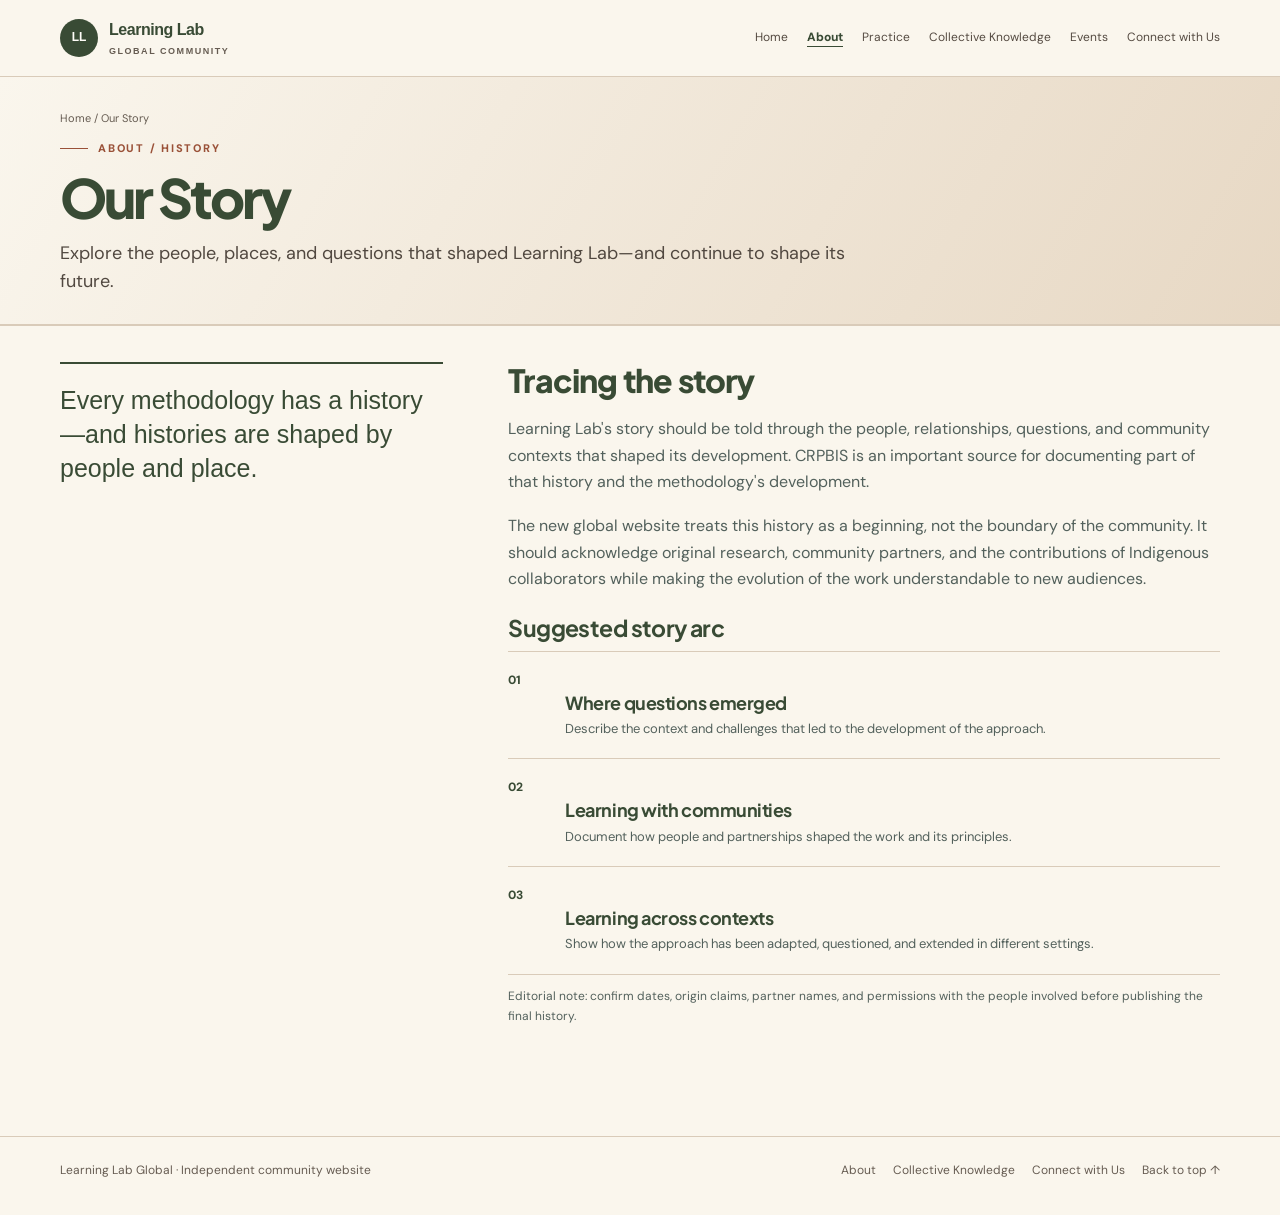
<file: story.html>
<!DOCTYPE html>
<html lang="en"><head><meta charset="utf-8"/><meta content="width=device-width, initial-scale=1" name="viewport"/><meta content="Explore the people, places, and questions that shaped Learning Lab—and continue to shape its future." name="description"/><title>Our Story | Learning Lab Global</title><link href="https://fonts.googleapis.com" rel="preconnect"/><link crossorigin="" href="https://fonts.gstatic.com" rel="preconnect"/><link href="https://fonts.googleapis.com/css2?family=DM+Sans:wght@400;500;600;700;800&amp;family=Plus+Jakarta+Sans:wght@400;500;600;700;800&amp;display=swap" rel="stylesheet"/><link href="assets/style.css" rel="stylesheet"/></head><body id="top"><header><div class="wrap nav"><a class="brand" href="index.html"><span class="brandmark">LL</span><span>Learning Lab<small>Global community</small></span></a><button aria-controls="site-nav" aria-expanded="false" class="menu-button">Menu</button><nav aria-label="Main navigation" id="site-nav"><a href="index.html">Home</a><a aria-current="page" href="about.html">About</a><a href="practice.html">Practice</a><a href="products.html">Collective Knowledge</a><a href="events.html">Events</a><a href="contact.html">Connect with Us</a></nav></div></header><main><div class="page-hero"><div class="wrap"><div class="breadcrumb"><a href="index.html">Home</a> / Our Story</div><div class="eyebrow">About / History</div><h1>Our Story</h1><p class="lead">Explore the people, places, and questions that shaped Learning Lab—and continue to shape its future.</p></div></div><section class="content-section"><div class="wrap split"><div class="quote">Every methodology has a history—and histories are shaped by people and place.</div><div class="body-copy"><h2>Tracing the story</h2><p>Learning Lab's story should be told through the people, relationships, questions, and community contexts that shaped its development. CRPBIS is an important source for documenting part of that history and the methodology's development.</p><p>The new global website treats this history as a beginning, not the boundary of the community. It should acknowledge original research, community partners, and the contributions of Indigenous collaborators while making the evolution of the work understandable to new audiences.</p><h3>Suggested story arc</h3><div class="steps"><div class="step"><div class="stepnum">01</div><div><h3>Where questions emerged</h3><p>Describe the context and challenges that led to the development of the approach.</p></div></div><div class="step"><div class="stepnum">02</div><div><h3>Learning with communities</h3><p>Document how people and partnerships shaped the work and its principles.</p></div></div><div class="step"><div class="stepnum">03</div><div><h3>Learning across contexts</h3><p>Show how the approach has been adapted, questioned, and extended in different settings.</p></div></div></div><p class="notice">Editorial note: confirm dates, origin claims, partner names, and permissions with the people involved before publishing the final history.</p></div></div></section></main><footer><div class="wrap footer-inner"><span>Learning Lab Global · Independent community website</span><div class="footer-links"><a href="about.html">About</a><a href="products.html">Collective Knowledge</a><a href="contact.html">Connect with Us</a><a href="#top">Back to top ↑</a></div></div></footer><script src="assets/site.js"></script></body></html>
</file>
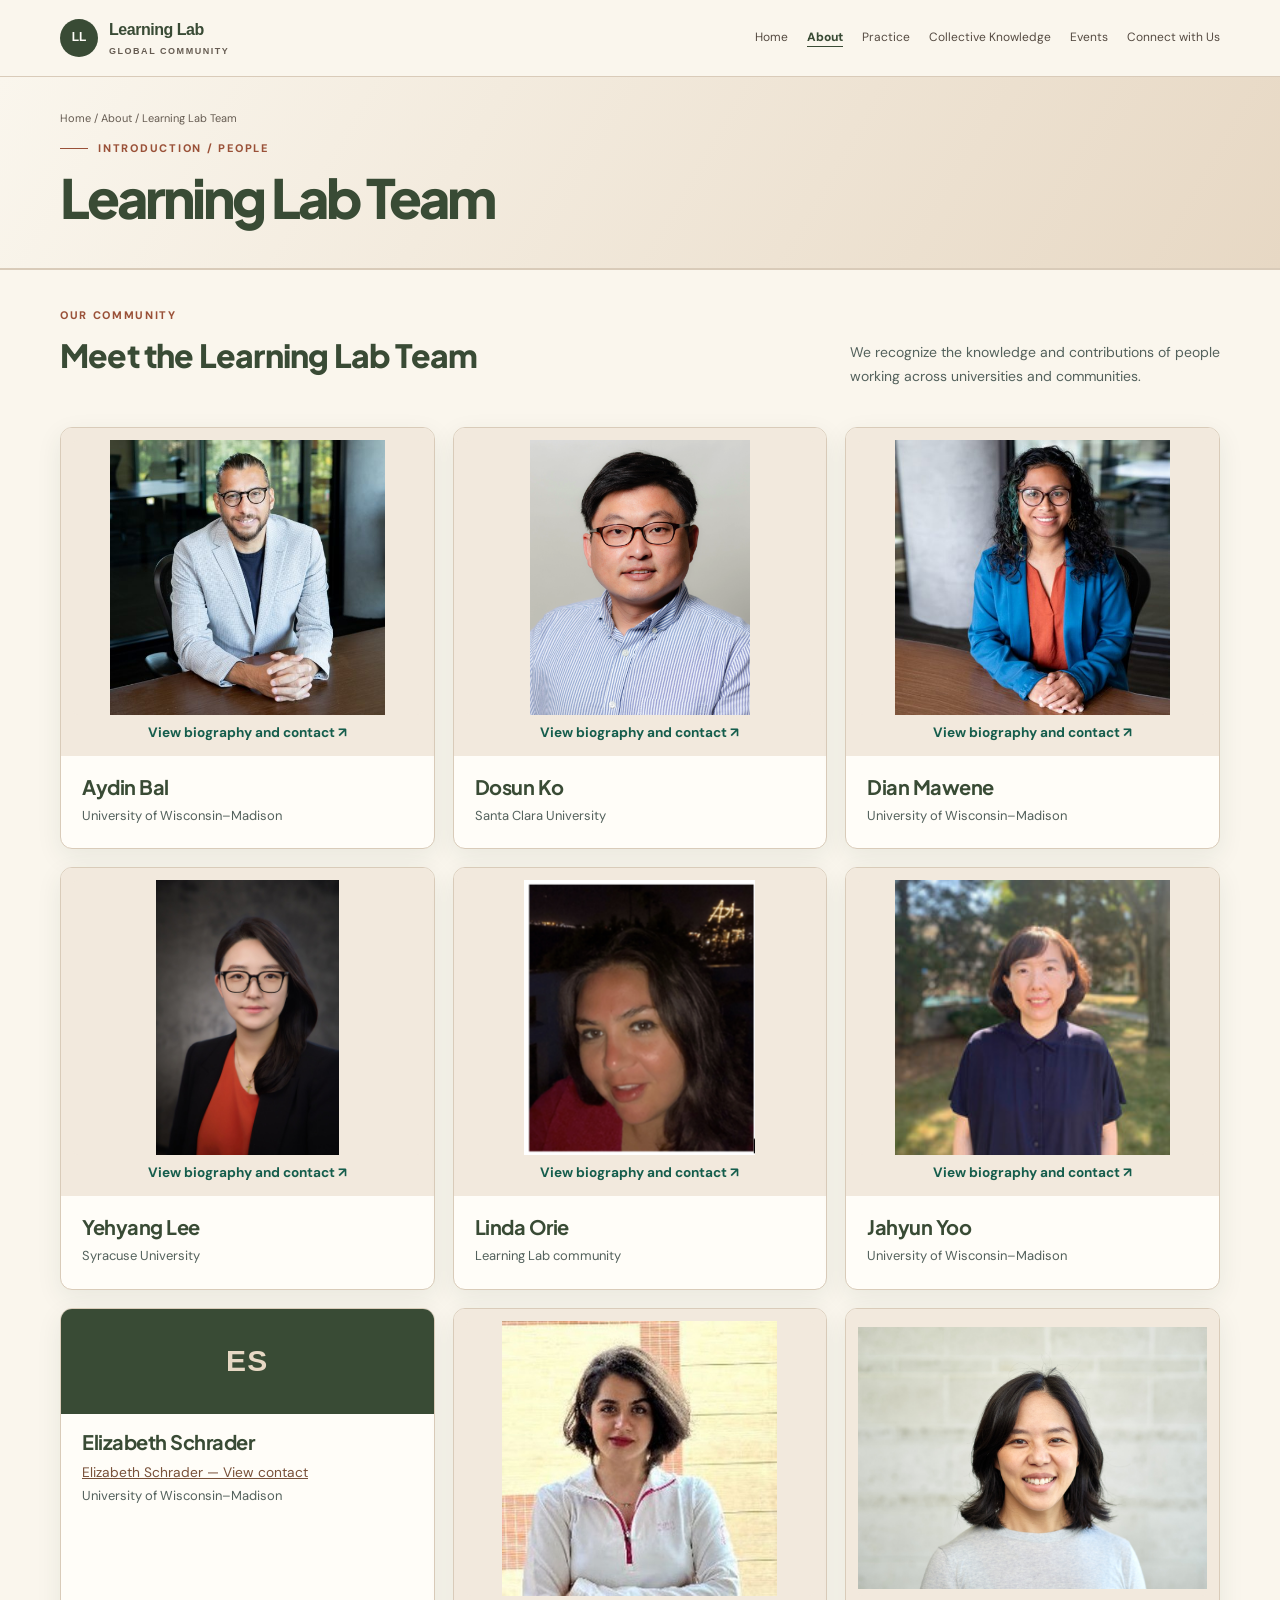
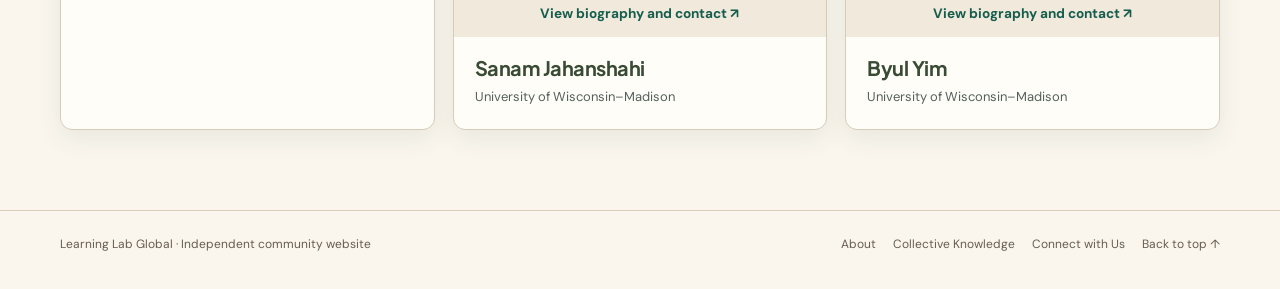
<file: team.html>
<!DOCTYPE html>

<html lang="en"><head><meta charset="utf-8"/><meta content="width=device-width, initial-scale=1" name="viewport"/><meta content="Meet the people who contribute to Learning Lab practice, research, and community learning." name="description"/><title>Learning Lab Team | Learning Lab Global</title><link href="https://fonts.googleapis.com" rel="preconnect"/><link crossorigin="" href="https://fonts.gstatic.com" rel="preconnect"/><link href="https://fonts.googleapis.com/css2?family=DM+Sans:wght@400;500;600;700;800&amp;family=Plus+Jakarta+Sans:wght@400;500;600;700;800&amp;display=swap" rel="stylesheet"/><link href="assets/style.css" rel="stylesheet"/></head><body id="top"><header><div class="wrap nav"><a class="brand" href="index.html"><span class="brandmark">LL</span><span>Learning Lab<small>Global community</small></span></a><button aria-controls="site-nav" aria-expanded="false" class="menu-button">Menu</button><nav aria-label="Main navigation" id="site-nav"><a href="index.html">Home</a><a aria-current="page" href="about.html">About</a><a href="practice.html">Practice</a><a href="products.html">Collective Knowledge</a><a href="events.html">Events</a><a href="contact.html">Connect with Us</a></nav></div></header><main><div class="page-hero"><div class="wrap"><div class="breadcrumb"><a href="index.html">Home</a> / <a href="about.html">About</a> / Learning Lab Team</div><div class="eyebrow">Introduction / People</div><h1>Learning Lab Team</h1></div></div><section class="content-section"><div class="wrap"><div class="section-head"><div><div class="section-no">Our community</div><h2>Meet the Learning Lab Team</h2></div><p class="section-intro">We recognize the knowledge and contributions of people working across universities and communities.</p></div><div class="team-grid">
<article class="team-card"><a aria-label="View profile of Aydin Bal" class="team-photo-link" data-profile-open="Aydin Bal" href="assets/aydin-bal.jpg"><img alt="Portrait of Aydin Bal" class="team-photo" loading="lazy" src="assets/aydin-bal.jpg"/><span class="photo-hint">View biography and contact ↗</span></a><div class="team-card-copy"><h3>Aydin Bal</h3><p class="team-affiliation">University of Wisconsin–Madison</p></div><div class="profile-detail" hidden=""><div class="profile-layout"><div class="profile-aside"><img alt="Portrait of Aydin Bal" class="profile-detail-photo" src="assets/aydin-bal.jpg"/><div class="profile-contact"><a href="mailto:abal@wisc.edu"><svg aria-hidden="true" class="profile-icon" fill="none" stroke="currentColor" stroke-linecap="round" stroke-linejoin="round" stroke-width="1.8" viewbox="0 0 24 24"><rect height="14" rx="2" width="18" x="3" y="5"></rect><path d="m3 7 9 6 9-6"></path></svg> Email</a><a href="https://www.linkedin.com/in/aydin-bal-135212a7/" rel="noopener noreferrer" target="_blank"><svg aria-hidden="true" class="profile-icon" fill="none" stroke="currentColor" stroke-linecap="round" stroke-linejoin="round" stroke-width="1.8" viewbox="0 0 24 24"><rect height="18" rx="2" width="18" x="3" y="3"></rect><path d="M8 10v7M8 7v.1M12 17v-7h3v1a3 3 0 0 1 3 3v3"></path></svg> LinkedIn</a><a href="https://orcid.org/0000-0001-7246-5876" rel="noopener noreferrer" target="_blank"><span aria-hidden="true" class="orcid-icon">iD</span> ORCID</a></div></div><div class="profile-content"><h2>Aydin Bal</h2><p class="profile-affiliation">University of Wisconsin–Madison</p><div class="profile-bio"><p>Aydin Bal is a professor of special education at the University of Wisconsin—Madison. Dr. Bal’s research focuses on the interplay between culture, learning, and mental health across local and global education systems. He examines the social justice issues in education, family-school-community-university collaboration, organizational innovation, and future making. He has developed the Culturally Responsive Positive Behavioral Interventions and Supports framework and the Learning Lab methodology. In Learning Labs, local stakeholders (educators, students, families, policy makers, and community representatives), especially those from historically marginalized communities, design and implement culturally responsive behavioral support systems. Learning Lab has been implemented in 15 public schools and teacher education institutions in Florida, Kansas, New Hampshire, and Wisconsin in the United States and internationally in the Anishinaabe Nation, Brazil, and Turkey.</p><p>As a practitioner and researcher, Dr. Bal has worked with youth from minoritized communities experiencing academic and behavioral problems in schools, hospitals, and prisons from the United States, South Sudan, Syria, Iraq, the Russian Federation, Turkey, the Anishinaabe Nation, Malawi, and Brazil. Dr. Bal has worked with several education agencies as a consultant including Madison Metropolitan School District, Sun Prairie Area School District, and Texas Education Agency. He has published in leading journals in education, learning sciences, and behavioral health including American Educational Research Journal, Review of Educational Research, Review of Research in Education, Cognition and Instruction, the Journal of Special Education, Child and Adolescent Psychiatry, Teachers College Records, and Urban Education. In 2017, Dr. Bal received the American Educational Research Association (AERA) Review of Research Award. In 2018-2019, he was awarded a Fulbright fellowship. Dr. Bal is the recipient of the 2019 AERA Scholars of Color Early Career Award, the 2022 AERA Cultural Historical Special Interest Group Early Career Award, and the 2023 Council for Exceptional Children (CEC) – Division for Research – Distinguished Researcher from Underrepresented Groups Award.</p></div></div></div></div></article>
<article class="team-card"><a aria-label="View profile of Dosun Ko" class="team-photo-link" data-profile-open="Dosun Ko" href="assets/dosun-ko.png"><img alt="Portrait of Dosun Ko" class="team-photo" loading="lazy" src="assets/dosun-ko.png"/><span class="photo-hint">View biography and contact ↗</span></a><div class="team-card-copy"><h3>Dosun Ko</h3><p class="team-affiliation">Santa Clara University</p></div><div class="profile-detail" hidden=""><div class="profile-layout"><div class="profile-aside"><img alt="Portrait of Dosun Ko" class="profile-detail-photo" src="assets/dosun-ko.png"/><div class="profile-contact"><a href="mailto:dko2@scu.edu"><svg aria-hidden="true" class="profile-icon" fill="none" stroke="currentColor" stroke-linecap="round" stroke-linejoin="round" stroke-width="1.8" viewbox="0 0 24 24"><rect height="14" rx="2" width="18" x="3" y="5"></rect><path d="m3 7 9 6 9-6"></path></svg> Email</a><a href="https://www.linkedin.com/in/dosun-ko-0381a01b1/" rel="noopener noreferrer" target="_blank"><svg aria-hidden="true" class="profile-icon" fill="none" stroke="currentColor" stroke-linecap="round" stroke-linejoin="round" stroke-width="1.8" viewbox="0 0 24 24"><rect height="18" rx="2" width="18" x="3" y="3"></rect><path d="M8 10v7M8 7v.1M12 17v-7h3v1a3 3 0 0 1 3 3v3"></path></svg> LinkedIn</a><a href="https://orcid.org/0000-0001-5159-9736" rel="noopener noreferrer" target="_blank"><span aria-hidden="true" class="orcid-icon">iD</span> ORCID</a></div></div><div class="profile-content"><h2>Dosun Ko</h2><p class="profile-affiliation">Santa Clara University</p><div class="profile-bio"><p>Dosun Ko, Ph.D., earned his bachelor's and master's degrees from the Seoul National University of Education and completed his doctoral program at the University of Wisconsin-Madison's School of Education, within the Department of Rehabilitation Psychology and Special Education. Dr. Ko’s research examines how intersecting social markers of difference (e.g., race, class, gender, disability, and language) shape intersectional power, privilege, and marginalization in special education referral and identification, and exclusionary school discipline. To develop equity-oriented solutions, his research also includes community-driven participatory design research. Participatory design research encourages local stakeholders from historically marginalized communities to engage in collective knowledge production and decision-making activities to address systemic contradictions that they experience regarding disproportionality within their local school contexts. He has disseminated his research through prestigious journals, book chapters, and encyclopedia entries, including publications in American Educational Research Journal, Review of Educational Research, Exceptional Children, Remedial and Special Education, Teachers College Record, Urban Education, Race, Ethnicity and Education, and Equity &amp; Excellence in Education. With a background as an elementary inclusive classroom teacher and teacher educator, Dr. Ko anchors his teaching philosophy in Vygotskian theories of human learning and development, utilizing asset-based pedagogies to organize possible and transformative futures for teacher candidates. To this end, Dr. Ko is committed to creating a learning space rich with transformative conceptual tools (e.g., disability critical race theory, universal design for learning, and decolonization), which are applied through multiple in-class and out-of-class activities. In his role as Immediate Past President, Dr. Ko is an active member of the Council for Exceptional Children (CEC)’s Division for Culturally and Linguistically Diverse Exceptional Learners (DDEL), working tirelessly to dismantle persistent barriers to social justice and enhance the education and lives of culturally and linguistically diverse students with disabilities.</p></div></div></div></div></article>
<article class="team-card"><a aria-label="View profile of Dian Mawene" class="team-photo-link" data-profile-open="Dian Mawene" href="assets/dian-mawene.jpg"><img alt="Portrait of Dian Mawene" class="team-photo" loading="lazy" src="assets/dian-mawene.jpg"/><span class="photo-hint">View biography and contact ↗</span></a><div class="team-card-copy"><h3>Dian Mawene</h3><p class="team-affiliation">University of Wisconsin–Madison</p></div><div class="profile-detail" hidden=""><div class="profile-layout"><div class="profile-aside"><img alt="Portrait of Dian Mawene" class="profile-detail-photo" src="assets/dian-mawene.jpg"/><div class="profile-contact"><a href="mailto:mawene@wisc.edu"><svg aria-hidden="true" class="profile-icon" fill="none" stroke="currentColor" stroke-linecap="round" stroke-linejoin="round" stroke-width="1.8" viewbox="0 0 24 24"><rect height="14" rx="2" width="18" x="3" y="5"></rect><path d="m3 7 9 6 9-6"></path></svg> Email</a><a href="https://sites.google.com/view/dianmawene/home" rel="noopener noreferrer" target="_blank"><svg aria-hidden="true" class="profile-icon" fill="none" stroke="currentColor" stroke-linecap="round" stroke-linejoin="round" stroke-width="1.8" viewbox="0 0 24 24"><circle cx="12" cy="12" r="9"></circle><path d="M3 12h18M12 3a15 15 0 0 1 0 18M12 3a15 15 0 0 0 0 18"></path></svg> Website</a><a href="https://www.linkedin.com/in/dian-mawene-195b28127/" rel="noopener noreferrer" target="_blank"><svg aria-hidden="true" class="profile-icon" fill="none" stroke="currentColor" stroke-linecap="round" stroke-linejoin="round" stroke-width="1.8" viewbox="0 0 24 24"><rect height="18" rx="2" width="18" x="3" y="3"></rect><path d="M8 10v7M8 7v.1M12 17v-7h3v1a3 3 0 0 1 3 3v3"></path></svg> LinkedIn</a><a href="https://orcid.org/0000-0003-3908-3942" rel="noopener noreferrer" target="_blank"><span aria-hidden="true" class="orcid-icon">iD</span> ORCID</a></div></div><div class="profile-content"><h2>Dian Mawene</h2><p class="profile-affiliation">University of Wisconsin–Madison</p><div class="profile-bio"><p>My research interests broadly cover these two areas:</p><p>1. Intersections of race, class, geography, and disability: In my research, I have examined racial disproportionality as an entry point to explore disability intersections. Particularly, I delved into critical geography to understand how space is both a tool and a product of systemic discrimination.</p><p>2. Transformative learning via school-family-community-research partnership: In this strand of research, I explore issues such as power imbalances and the inclusion/exclusion of historically marginalized students, parents, and community members in educational decision-making. I work with local schools to design collaborative spaces that recognize students with and without disabilities from various intersecting identities, along with their families and community members, as experts in identifying both the problems and solutions to educational inequities.</p></div></div></div></div></article>
<article class="team-card"><a aria-label="View profile of Yehyang Lee" class="team-photo-link" data-profile-open="Yehyang Lee" href="assets/yehyang-lee.jpg"><img alt="Portrait of Yehyang Lee" class="team-photo" loading="lazy" src="assets/yehyang-lee.jpg"/><span class="photo-hint">View biography and contact ↗</span></a><div class="team-card-copy"><h3>Yehyang Lee</h3><p class="team-affiliation">Syracuse University</p></div><div class="profile-detail" hidden=""><div class="profile-layout"><div class="profile-aside"><img alt="Portrait of Yehyang Lee" class="profile-detail-photo" src="assets/yehyang-lee.jpg"/><div class="profile-contact"><a href="mailto:ylee147@syr.edu"><svg aria-hidden="true" class="profile-icon" fill="none" stroke="currentColor" stroke-linecap="round" stroke-linejoin="round" stroke-width="1.8" viewbox="0 0 24 24"><rect height="14" rx="2" width="18" x="3" y="5"></rect><path d="m3 7 9 6 9-6"></path></svg> Email</a><a href="https://www.linkedin.com/in/yehyanglee920928/" rel="noopener noreferrer" target="_blank"><svg aria-hidden="true" class="profile-icon" fill="none" stroke="currentColor" stroke-linecap="round" stroke-linejoin="round" stroke-width="1.8" viewbox="0 0 24 24"><rect height="18" rx="2" width="18" x="3" y="3"></rect><path d="M8 10v7M8 7v.1M12 17v-7h3v1a3 3 0 0 1 3 3v3"></path></svg> LinkedIn</a><a href="https://orcid.org/0009-0006-6701-2227" rel="noopener noreferrer" target="_blank"><span aria-hidden="true" class="orcid-icon">iD</span> ORCID</a></div></div><div class="profile-content"><h2>Yehyang Lee</h2><p class="profile-affiliation">Syracuse University</p><div class="profile-bio"><p>Yehyang Lee joined Syracuse University School of Education as Assistant Professor of Inclusive Education in 2025. As a first-generation immigrant scholar, Lee explores the intersectional oppressions faced by students at the interplay of disability, race/ethnicity, language, culture, and other social markers. Specifically, her work challenges the systemic invisibility and multiple marginalizations faced by students with disabilities from underserved communities. Her research examines the post-high school experiences of transition-age youths with intellectual and developmental disabilities who are experiencing homelessness, including building collaborative research-practice partnerships among schools and communities to promote their well-being. Lee’s teaching interests include preparing future educators as changemakers through critical thinking and activism and working toward revitalizing classrooms into diverse, equitable, and inclusive learning environments for all students. Lee’s publications include “Marginalization at the Intersection of Language, Culture, and Disability: Systemic Contradictions Perceived by Special Education Teachers in Serving Culturally and Linguistically Diverse Students with Disabilities in South Korea” in the Peabody Journal of Education and “Culturally Sustaining Inclusive Systemic Design to Address Overrepresentation of Students of Color with and without Dis/abilities in School Discipline” in Equity and Excellence in Education. Among her services roles, Lee is Treasurer of the Division for Culturally and Linguistically Diverse Exceptional Learners at the Council for Exceptional Children and Secretary/Treasurer of the Cultural Historical Research Special Interest Group at the American Educational Research Association. Most recently, Lee was an Assistant Professor in the Department of Special Education, Illinois State University. Before her move to the United States, she served as a Cognitive Behavioral Therapist and Special Education Teacher in her native South Korea. Lee holds a Ph.D. in Special Education (2024) from the University of Texas at Austin, as well as an M.A. in Philosophy of Education and Curriculum Studies from Sookmyung Women’s University and a B.A. in Elementary Special Education from Daegu University, both in South Korea.</p></div></div></div></div></article>
<article class="team-card"><a aria-label="View profile of Linda Orie" class="team-photo-link" data-profile-open="Linda Orie" href="assets/linda-orie.png"><img alt="Portrait of Linda Orie" class="team-photo" loading="lazy" src="assets/linda-orie.png"/><span class="photo-hint">View biography and contact ↗</span></a><div class="team-card-copy"><h3>Linda Orie</h3><p class="team-affiliation">Learning Lab community</p></div><div class="profile-detail" hidden=""><div class="profile-layout"><div class="profile-aside"><img alt="Portrait of Linda Orie" class="profile-detail-photo" src="assets/linda-orie.png"/><div class="profile-contact"><a href="mailto:orie@wisc.edu"><svg aria-hidden="true" class="profile-icon" fill="none" stroke="currentColor" stroke-linecap="round" stroke-linejoin="round" stroke-width="1.8" viewbox="0 0 24 24"><rect height="14" rx="2" width="18" x="3" y="5"></rect><path d="m3 7 9 6 9-6"></path></svg> Email</a><a href="https://orcid.org/0000-0001-5917-1734" rel="noopener noreferrer" target="_blank"><span aria-hidden="true" class="orcid-icon">iD</span> ORCID</a></div></div><div class="profile-content"><h2>Linda Orie</h2><p class="profile-affiliation">Learning Lab community</p><div class="profile-bio"><p>Linda Orie, M.S., is a Ph.D. candidate, Teaching Assistant, and Field Supervisor for the Department of Curriculum and Instruction at UW–Madison. Born and raised in Green Bay, Wisconsin, Linda is also an enrolled member of the Oneida Nation. Raised by educator parents, Linda is honored to carry on their legacy of highly valuing education, especially the education of Indigenous youth. Linda’s research interests include place-based, culturally responsive and community-created curricula, diverse teacher education and retention, Cultural Historical Activity Theory, Racial Marxism, decolonizing education systems through systemic change, and community engaged research methods, among others. Prior to becoming a middle school science teacher, Linda worked as a Title VI Indian Education Tutor and earned bachelor’s degrees from UW-Oshkosh (Education) and Stanford University (Psychology). Throughout her career as a middle school science teacher on the Menominee Reservation and graduate student/project assistant/TA, Linda has sought to learn more about how to decrease racial disparities in educational outcomes among Indigenous youth. Recruited from the field by the federally-funded POSOH Project to become a curriculum developer and master’s student at UW, Linda helped write Netaenawemakanak and Picekaen Pemeh: Learning Science Through Story, two middle/high school units co-developed with UW–Madison scientists and Indigenous teachers, students, parents, Elders, and culture keepers. Working with UW–Madison’s Anthropology Department, Linda wrote the Sixth-grade social science unit Uncovering Ancient Life at Aztalan. Most recently, Linda completed five years of leadership and service in the Indigenous Learning Lab project led by Dr. Aydin Bal and the CRPBIS research team.</p></div></div></div></div></article>
<article class="team-card"><a aria-label="View profile of Jahyun Yoo" class="team-photo-link" data-profile-open="Jahyun Yoo" href="assets/jahyun-yoo.jpg"><img alt="Portrait of Jahyun Yoo" class="team-photo" loading="lazy" src="assets/jahyun-yoo.jpg"/><span class="photo-hint">View biography and contact ↗</span></a><div class="team-card-copy"><h3>Jahyun Yoo</h3><p class="team-affiliation">University of Wisconsin–Madison</p></div><div class="profile-detail" hidden=""><div class="profile-layout"><div class="profile-aside"><img alt="Portrait of Jahyun Yoo" class="profile-detail-photo" src="assets/jahyun-yoo.jpg"/><div class="profile-contact"><a href="mailto:jyoo55@wisc.edu"><svg aria-hidden="true" class="profile-icon" fill="none" stroke="currentColor" stroke-linecap="round" stroke-linejoin="round" stroke-width="1.8" viewbox="0 0 24 24"><rect height="14" rx="2" width="18" x="3" y="5"></rect><path d="m3 7 9 6 9-6"></path></svg> Email</a><a href="https://www.linkedin.com/in/jahyun-yoo-9151792b4/" rel="noopener noreferrer" target="_blank"><svg aria-hidden="true" class="profile-icon" fill="none" stroke="currentColor" stroke-linecap="round" stroke-linejoin="round" stroke-width="1.8" viewbox="0 0 24 24"><rect height="18" rx="2" width="18" x="3" y="3"></rect><path d="M8 10v7M8 7v.1M12 17v-7h3v1a3 3 0 0 1 3 3v3"></path></svg> LinkedIn</a></div></div><div class="profile-content"><h2>Jahyun Yoo</h2><p class="profile-affiliation">University of Wisconsin–Madison</p><div class="profile-bio"><p class="profile-bio-pending">Biography coming soon.</p></div></div></div></div></article>
<article class="team-card team-card-text"><div aria-hidden="true" class="team-initials">ES</div><div class="team-card-copy"><h3>Elizabeth Schrader</h3><button class="profile-text-button" data-profile-open="Elizabeth Schrader" type="button">Elizabeth Schrader — View contact</button><p class="team-affiliation">University of Wisconsin–Madison</p></div><div class="profile-detail" hidden=""><div class="profile-layout"><div class="profile-aside"><div aria-hidden="true" class="profile-detail-initials">ES</div><div class="profile-contact"><a href="mailto:eschrader@wisc.edu"><svg aria-hidden="true" class="profile-icon" fill="none" stroke="currentColor" stroke-linecap="round" stroke-linejoin="round" stroke-width="1.8" viewbox="0 0 24 24"><rect height="14" rx="2" width="18" x="3" y="5"></rect><path d="m3 7 9 6 9-6"></path></svg> Email</a><a href="https://orcid.org/0009-0009-9332-965X" rel="noopener noreferrer" target="_blank"><span aria-hidden="true" class="orcid-icon">iD</span> ORCID</a></div></div><div class="profile-content"><h2>Elizabeth Schrader</h2><p class="profile-affiliation">University of Wisconsin–Madison</p><div class="profile-bio"><p class="profile-bio-pending">Biography coming soon.</p></div></div></div></div></article>
<article class="team-card"><a aria-label="View profile of Sanam Jahanshahi" class="team-photo-link" data-profile-open="Sanam Jahanshahi" href="assets/sanam-jahanshahi.jpeg"><img alt="Portrait of Sanam Jahanshahi" class="team-photo" loading="lazy" src="assets/sanam-jahanshahi.jpeg"/><span class="photo-hint">View biography and contact ↗</span></a><div class="team-card-copy"><h3>Sanam Jahanshahi</h3><p class="team-affiliation">University of Wisconsin–Madison</p></div><div class="profile-detail" hidden=""><div class="profile-layout"><div class="profile-aside"><img alt="Portrait of Sanam Jahanshahi" class="profile-detail-photo" src="assets/sanam-jahanshahi.jpeg"/><div class="profile-contact"><a href="mailto:jahanshahi@wisc.edu"><svg aria-hidden="true" class="profile-icon" fill="none" stroke="currentColor" stroke-linecap="round" stroke-linejoin="round" stroke-width="1.8" viewbox="0 0 24 24"><rect height="14" rx="2" width="18" x="3" y="5"></rect><path d="m3 7 9 6 9-6"></path></svg> Email</a><a href="https://www.linkedin.com/in/sanam-jahanshahi-ba5b19173/" rel="noopener noreferrer" target="_blank"><svg aria-hidden="true" class="profile-icon" fill="none" stroke="currentColor" stroke-linecap="round" stroke-linejoin="round" stroke-width="1.8" viewbox="0 0 24 24"><rect height="18" rx="2" width="18" x="3" y="3"></rect><path d="M8 10v7M8 7v.1M12 17v-7h3v1a3 3 0 0 1 3 3v3"></path></svg> LinkedIn</a><a href="https://orcid.org/0000-0001-5470-4175" rel="noopener noreferrer" target="_blank"><span aria-hidden="true" class="orcid-icon">iD</span> ORCID</a></div></div><div class="profile-content"><h2>Sanam Jahanshahi</h2><p class="profile-affiliation">University of Wisconsin–Madison</p><div class="profile-bio"><p class="profile-bio-pending">Biography coming soon.</p></div></div></div></div></article>
<article class="team-card"><a aria-label="View profile of Byul Yim" class="team-photo-link" data-profile-open="Byul Yim" href="assets/byul-yim.jpg"><img alt="Portrait of Byul Yim" class="team-photo" loading="lazy" src="assets/byul-yim.jpg"/><span class="photo-hint">View biography and contact ↗</span></a><div class="team-card-copy"><h3>Byul Yim</h3><p class="team-affiliation">University of Wisconsin–Madison</p></div><div class="profile-detail" hidden=""><div class="profile-layout"><div class="profile-aside"><img alt="Portrait of Byul Yim" class="profile-detail-photo" src="assets/byul-yim.jpg"/><div class="profile-contact"><a href="mailto:byul.yim@wisc.edu"><svg aria-hidden="true" class="profile-icon" fill="none" stroke="currentColor" stroke-linecap="round" stroke-linejoin="round" stroke-width="1.8" viewbox="0 0 24 24"><rect height="14" rx="2" width="18" x="3" y="5"></rect><path d="m3 7 9 6 9-6"></path></svg> Email</a><a href="https://www.linkedin.com/in/byulyim/" rel="noopener noreferrer" target="_blank"><svg aria-hidden="true" class="profile-icon" fill="none" stroke="currentColor" stroke-linecap="round" stroke-linejoin="round" stroke-width="1.8" viewbox="0 0 24 24"><rect height="18" rx="2" width="18" x="3" y="3"></rect><path d="M8 10v7M8 7v.1M12 17v-7h3v1a3 3 0 0 1 3 3v3"></path></svg> LinkedIn</a><a href="https://orcid.org/0009-0004-3392-1591" rel="noopener noreferrer" target="_blank"><span aria-hidden="true" class="orcid-icon">iD</span> ORCID</a></div></div><div class="profile-content"><h2>Byul Yim</h2><p class="profile-affiliation">University of Wisconsin–Madison</p><div class="profile-bio"><p>Byul Yim is a doctoral student in Special Education department. Her research examines how race/ethnicity, disability, and culture intersect within systems of power and marginalization to shape educational access and experiences, with particular attention to disproportionality in special education in urban schools. Drawing on experience spanning classrooms to state-level education systems, she investigates how systemic inequities emerge across practice, policy, and guidance. Her work explores culturally grounded, participatory frameworks that center students, families, and educators to advance restorative, community-centered systems of care while promoting meaningful inclusion by recognizing the complexity of human identity.</p></div></div></div></div></article>
</div></div></section></main><dialog aria-label="Team member profile" class="profile-dialog" id="profile-dialog"><div class="profile-dialog-bar"><span>Learning Lab Team</span><button aria-label="Close profile" id="profile-close" type="button">Close ×</button></div><div id="profile-dialog-content"></div></dialog><footer><div class="wrap footer-inner"><span>Learning Lab Global · Independent community website</span><div class="footer-links"><a href="about.html">About</a><a href="products.html">Collective Knowledge</a><a href="contact.html">Connect with Us</a><a href="#top">Back to top ↑</a></div></div></footer><script src="assets/site.js"></script></body></html>
</file>
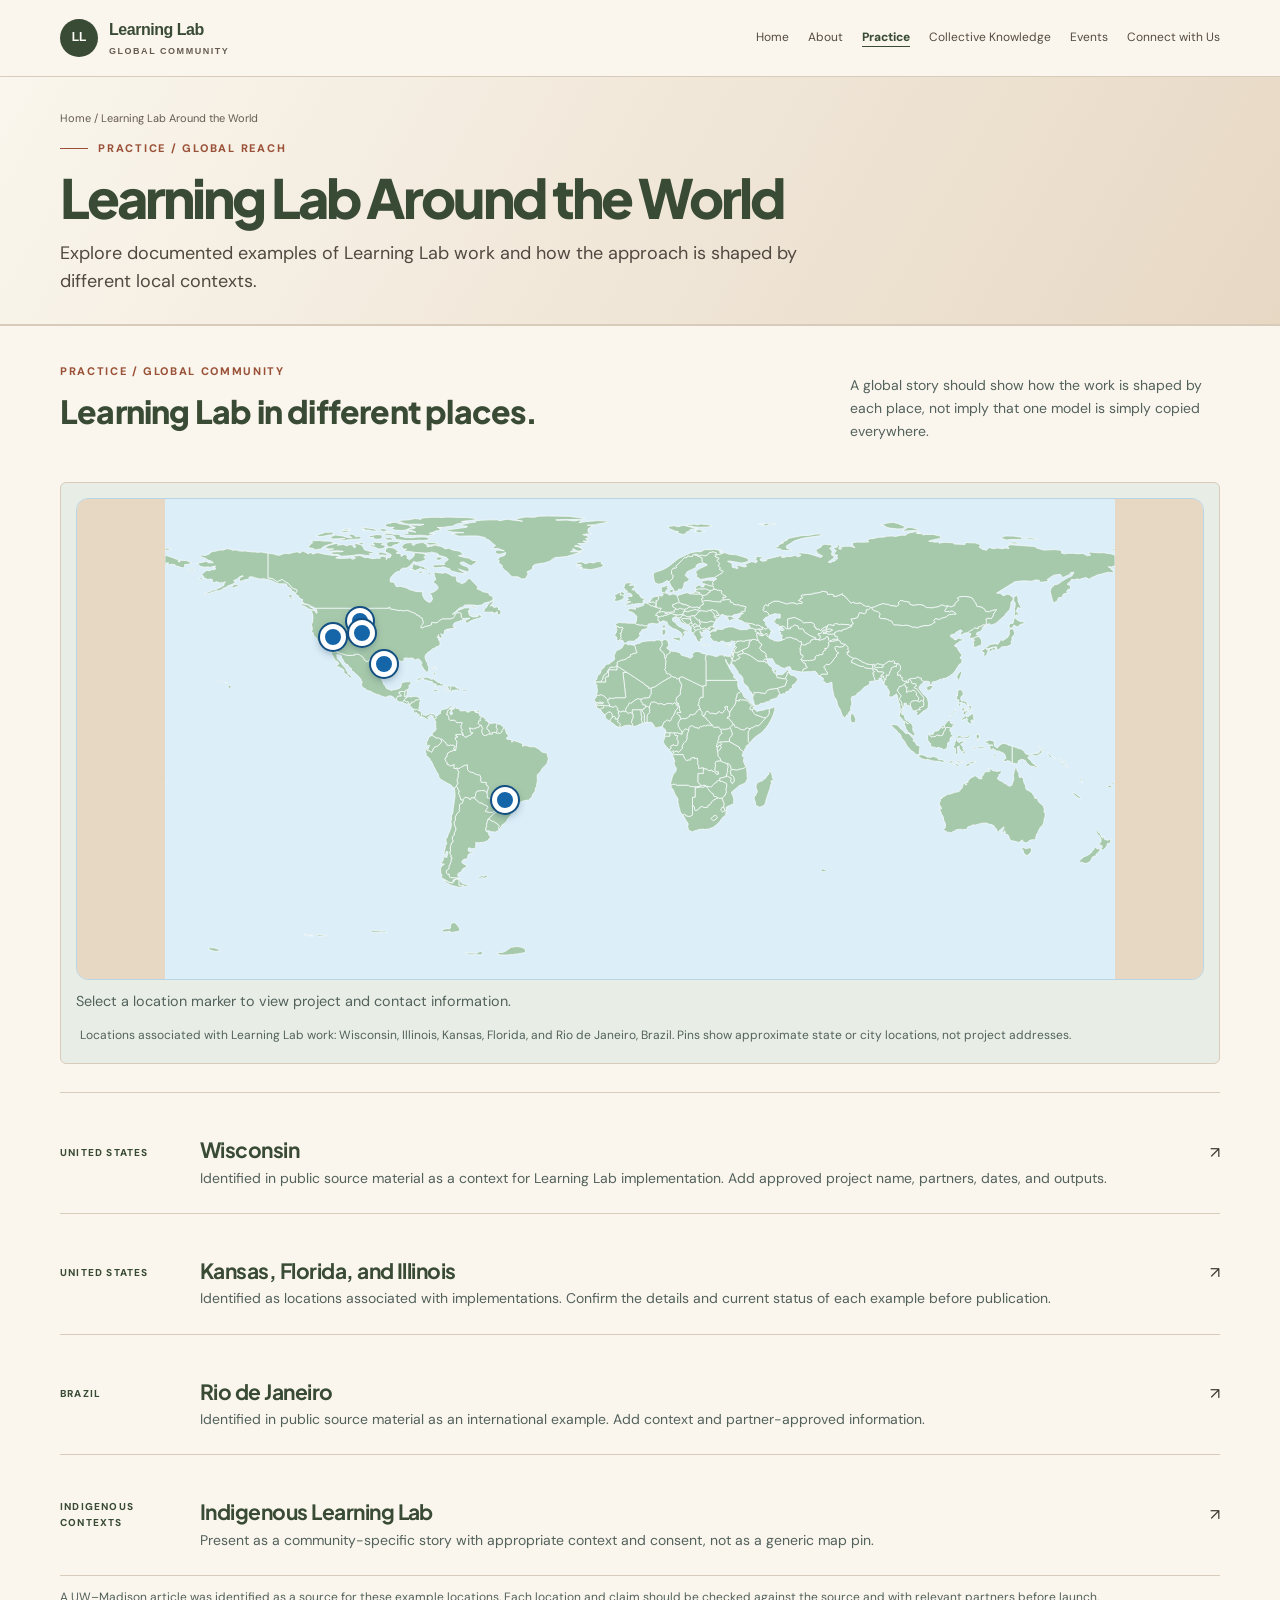
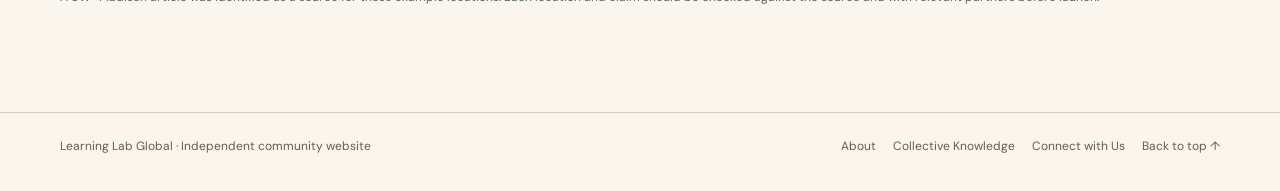
<file: world.html>
<!DOCTYPE html>

<html lang="en"><head><meta charset="utf-8"/><meta content="width=device-width, initial-scale=1" name="viewport"/><meta content="Explore documented examples of Learning Lab work and how the approach is shaped by different local contexts." name="description"/><title>Learning Lab Around the World | Learning Lab Global</title><link href="https://fonts.googleapis.com" rel="preconnect"/><link crossorigin="" href="https://fonts.gstatic.com" rel="preconnect"/><link href="https://fonts.googleapis.com/css2?family=DM+Sans:wght@400;500;600;700;800&amp;family=Plus+Jakarta+Sans:wght@400;500;600;700;800&amp;display=swap" rel="stylesheet"/><link href="assets/style.css" rel="stylesheet"/></head><body id="top"><header><div class="wrap nav"><a class="brand" href="index.html"><span class="brandmark">LL</span><span>Learning Lab<small>Global community</small></span></a><button aria-controls="site-nav" aria-expanded="false" class="menu-button">Menu</button><nav aria-label="Main navigation" id="site-nav"><a href="index.html">Home</a><a href="about.html">About</a><a aria-current="page" href="practice.html">Practice</a><a href="products.html">Collective Knowledge</a><a href="events.html">Events</a><a href="contact.html">Connect with Us</a></nav></div></header><main><div class="page-hero"><div class="wrap"><div class="breadcrumb"><a href="index.html">Home</a> / Learning Lab Around the World</div><div class="eyebrow">Practice / Global reach</div><h1>Learning Lab Around the World</h1><p class="lead">Explore documented examples of Learning Lab work and how the approach is shaped by different local contexts.</p></div></div><section class="content-section"><div class="wrap"><div class="section-head"><div><div class="section-no">Practice / Global community</div><h2>Learning Lab in different places.</h2></div><p class="section-intro">A global story should show how the work is shaped by each place, not imply that one model is simply copied everywhere.</p></div><div class="map-shell"><div aria-label="Interactive map of Learning Lab locations" class="ll-interactive-map"><img alt="World map showing approximate Learning Lab locations in Wisconsin, Illinois, Kansas, Florida, and Rio de Janeiro, Brazil" class="ll-world-map-image" loading="lazy" src="assets/learning-lab-world-map.svg"/><button aria-expanded="false" aria-haspopup="dialog" aria-label="Show project information for Wisconsin, USA" class="ll-map-hotspot" data-location="Wisconsin, USA" style="left:25.139%;top:25.277%;" title="Click to view Wisconsin, USA project details" type="button"></button><button aria-expanded="false" aria-haspopup="dialog" aria-label="Show project information for Illinois, USA" class="ll-map-hotspot" data-location="Illinois, USA" style="left:25.278%;top:27.778%;" title="Click to view Illinois, USA project details" type="button"></button><button aria-expanded="false" aria-haspopup="dialog" aria-label="Show project information for Kansas, USA" class="ll-map-hotspot" data-location="Kansas, USA" style="left:22.778%;top:28.612%;" title="Click to view Kansas, USA project details" type="button"></button><button aria-expanded="false" aria-haspopup="dialog" aria-label="Show project information for Florida, USA" class="ll-map-hotspot" data-location="Florida, USA" style="left:27.222%;top:34.388%;" title="Click to view Florida, USA project details" type="button"></button><button aria-expanded="false" aria-haspopup="dialog" aria-label="Show project information for Rio de Janeiro, Brazil" class="ll-map-hotspot" data-location="Rio de Janeiro, Brazil" style="left:38.008%;top:62.727%;" title="Click to view Rio de Janeiro, Brazil project details" type="button"></button><section aria-live="polite" class="ll-map-detail" hidden=""><button aria-label="Close location details" class="ll-map-detail-close" type="button">×</button><h3 class="ll-map-detail-title">Location</h3><p><strong>Project name: </strong><span class="ll-map-project">Details to be added</span></p><p><strong>Point of contact (POC): </strong><span class="ll-map-poc">Details to be added</span></p></section></div><p class="ll-map-hint">Select a location marker to view project and contact information.</p><p class="map-note">Locations associated with Learning Lab work: Wisconsin, Illinois, Kansas, Florida, and Rio de Janeiro, Brazil. Pins show approximate state or city locations, not project addresses.</p></div><div class="list" style="margin-top:28px"><div class="list-row"><div class="tag">United States</div><div><h3>Wisconsin</h3><p>Identified in public source material as a context for Learning Lab implementation. Add approved project name, partners, dates, and outputs.</p></div><span>↗</span></div><div class="list-row"><div class="tag">United States</div><div><h3>Kansas, Florida, and Illinois</h3><p>Identified as locations associated with implementations. Confirm the details and current status of each example before publication.</p></div><span>↗</span></div><div class="list-row"><div class="tag">Brazil</div><div><h3>Rio de Janeiro</h3><p>Identified in public source material as an international example. Add context and partner-approved information.</p></div><span>↗</span></div><div class="list-row"><div class="tag">Indigenous contexts</div><div><h3>Indigenous Learning Lab</h3><p>Present as a community-specific story with appropriate context and consent, not as a generic map pin.</p></div><span>↗</span></div></div><p class="notice">A UW–Madison article was identified as a source for these example locations. Each location and claim should be checked against the source and with relevant partners before launch.</p></div></section></main><footer><div class="wrap footer-inner"><span>Learning Lab Global · Independent community website</span><div class="footer-links"><a href="about.html">About</a><a href="products.html">Collective Knowledge</a><a href="contact.html">Connect with Us</a><a href="#top">Back to top ↑</a></div></div></footer><script src="assets/site.js"></script><script defer="True" src="assets/map-popups.js"></script></body></html>
</file>
<file: assets/style.css>
:root{--ink:#202a29;--muted:#63716c;--paper:#f8f8f4;--white:#fff;--green:#315f50;--deep:#24463c;--lime:#d9e5a8;--line:#dfe4dc;--sand:#eeece3;--max:1160px}
*{box-sizing:border-box}html{scroll-behavior:smooth;scroll-padding-top:90px}body{margin:0;color:var(--ink);background:var(--paper);font-family:"DM Sans",Arial,sans-serif;line-height:1.65}h1,h2,h3{font-family:"Manrope","Arial",sans-serif;letter-spacing:-.04em;line-height:1.13;margin-top:0}h1{font-size:clamp(44px,7vw,82px);margin-bottom:24px}h2{font-size:clamp(32px,4.4vw,52px);margin-bottom:18px}h3{font-size:23px;margin-bottom:10px}p{margin-top:0}a{color:inherit}.wrap{width:min(var(--max),calc(100% - 44px));margin-inline:auto}
header{position:sticky;top:0;z-index:20;background:rgba(248,248,244,.95);backdrop-filter:blur(12px);border-bottom:1px solid var(--line)}.nav{min-height:76px;display:flex;align-items:center;justify-content:space-between;gap:20px}.brand{display:flex;align-items:center;gap:11px;text-decoration:none;font-weight:800;letter-spacing:-.03em;white-space:nowrap}.brandmark{width:38px;height:38px;border-radius:50%;display:grid;place-items:center;background:var(--green);color:white;font-size:12px;letter-spacing:0}.brand small{display:block;font-size:9px;letter-spacing:.17em;text-transform:uppercase;color:var(--muted);font-weight:700}nav{display:flex;align-items:center;gap:19px}nav a{font-size:12px;text-decoration:none;color:#45534e}nav a:hover,nav a[aria-current=page]{color:var(--green);text-decoration:underline;text-underline-offset:5px}.nav-contact{padding:9px 13px;border:1px solid var(--green);border-radius:99px}.menu-button{display:none;background:none;border:1px solid var(--line);border-radius:8px;padding:8px 11px;color:var(--ink)}
main{min-height:65vh}.hero{padding:86px 0 72px}.eyebrow{display:flex;align-items:center;gap:10px;color:var(--green);font-size:11px;font-weight:800;letter-spacing:.16em;text-transform:uppercase;margin-bottom:23px}.eyebrow:before{content:"";height:1px;width:28px;background:currentColor}.hero-grid{display:grid;grid-template-columns:1.2fr .8fr;gap:58px;align-items:end}.hero h1{max-width:830px}.hero h1 em{font-style:normal;color:var(--green)}.lead{font-size:18px;max-width:700px;color:var(--muted)}.aside-note{border-left:1px solid var(--line);padding:8px 0 8px 24px;color:var(--muted);font-size:14px}.aside-note strong{display:block;font-family:Manrope,sans-serif;font-size:17px;color:var(--ink);margin-bottom:8px}.actions{display:flex;gap:12px;flex-wrap:wrap;margin-top:28px}.button{display:inline-flex;align-items:center;justify-content:center;padding:12px 18px;border-radius:99px;text-decoration:none;font-size:13px;font-weight:800;transition:transform .2s}.button:hover{transform:translateY(-2px)}.primary{background:var(--green);color:white}.secondary{border:1px solid var(--line)}.hero-panel{margin-top:55px;background:var(--deep);color:white;display:grid;grid-template-columns:1.1fr .9fr;border-radius:6px;overflow:hidden}.panel-copy{padding:38px 42px}.panel-copy .eyebrow{color:var(--lime)}.panel-copy h2{font-size:clamp(28px,3.3vw,40px);max-width:540px}.panel-copy p{color:#d4ded7;max-width:550px}.panel-art{min-height:250px;position:relative;overflow:hidden;background:radial-gradient(ellipse at 70% 20%,#8aa47b 0,transparent 35%),radial-gradient(ellipse at 20% 90%,#537866 0,transparent 43%),#315b4d}.orbit{position:absolute;border:1px solid #ffffff65;border-radius:50%;width:310px;height:310px;right:8%;top:-28px;transform:rotate(-25deg)}.orbit.two{width:220px;height:360px;right:25%;top:-35px;transform:rotate(35deg)}.orbit.three{width:380px;height:190px;right:-2%;top:42px;transform:rotate(25deg)}.art-dot{position:absolute;width:15px;height:15px;border-radius:50%;background:var(--lime);top:40%;left:44%;box-shadow:0 0 0 10px #d9e5a81f}
section{padding:78px 0}.section-head{display:flex;align-items:end;justify-content:space-between;gap:30px;margin-bottom:35px}.section-no{font-size:11px;letter-spacing:.15em;text-transform:uppercase;color:var(--green);font-weight:800;margin-bottom:13px}.section-intro{max-width:370px;color:var(--muted);font-size:14px;margin-bottom:4px}.grid3{display:grid;grid-template-columns:repeat(3,1fr);gap:14px}.card{padding:27px;border:1px solid var(--line);background:rgba(255,255,255,.55);display:flex;flex-direction:column;min-height:215px;text-decoration:none}.card:hover{background:white}.card small{font-size:10px;text-transform:uppercase;letter-spacing:.13em;color:var(--green);font-weight:800;margin-bottom:25px}.card p{font-size:14px;color:var(--muted);margin-bottom:0}.card .arrow{margin-top:auto;padding-top:16px;color:var(--green);font-size:20px}.tint{background:var(--sand)}.soft{background:#eef1e9}.split{display:grid;grid-template-columns:.7fr 1.3fr;gap:65px}.quote{font-family:Manrope,sans-serif;color:var(--green);font-size:25px;line-height:1.35;border-top:2px solid var(--green);padding-top:20px}.body-copy{max-width:760px;color:#56635f}.body-copy p{margin-bottom:18px}.steps{border-top:1px solid var(--line)}.step{display:grid;grid-template-columns:42px 1fr;gap:15px;padding:19px 0;border-bottom:1px solid var(--line)}.stepnum{color:var(--green);font-size:12px;font-weight:800}.step h3{font-size:18px;margin-bottom:5px}.step p{font-size:13px;color:var(--muted);margin:0}.list{border-top:1px solid var(--line)}.list-row{display:grid;grid-template-columns:120px 1fr auto;gap:20px;align-items:center;padding:23px 0;border-bottom:1px solid var(--line)}.list-row h3{font-size:21px;margin-bottom:5px}.list-row p{font-size:14px;color:var(--muted);margin:0}.tag{font-size:10px;text-transform:uppercase;letter-spacing:.12em;color:var(--green);font-weight:800}.map-shell{background:#e8eee6;border:1px solid var(--line);padding:15px;border-radius:6px}.map-shell iframe{width:100%;height:390px;border:0;border-radius:3px;background:#e5e9e2}.map-note{font-size:12px;color:var(--muted);margin:12px 4px 2px}.callout{padding:30px;background:var(--deep);color:white;border-radius:5px}.callout p{color:#d6e0d9;margin-bottom:0}.callout h3{font-size:26px}.profile-placeholder{padding:24px;border:1px dashed #a9b7ad;background:#ffffff65;font-size:13px;color:var(--muted)}.resource-list{display:grid;grid-template-columns:1fr 1fr;gap:14px}.resource{padding:23px;border:1px solid var(--line);text-decoration:none}.resource h3{font-size:19px}.resource p{font-size:13px;color:var(--muted);margin-bottom:0}.notice{font-size:12px;color:var(--muted);padding:12px 0}.contact-box{display:flex;align-items:center;justify-content:space-between;gap:30px;background:var(--lime);padding:38px 42px;border-radius:5px}.contact-box p{color:#53634b;margin-bottom:0}.contact-box .button{background:var(--ink);color:white;white-space:nowrap}footer{border-top:1px solid var(--line);padding:24px 0 34px;color:var(--muted);font-size:12px}.footer-inner{display:flex;justify-content:space-between;gap:18px;flex-wrap:wrap}.footer-links{display:flex;gap:17px}.footer-links a{text-decoration:none}.page-hero{padding:74px 0 48px;border-bottom:1px solid var(--line)}.page-hero h1{font-size:clamp(42px,6vw,70px);max-width:850px}.page-hero .lead{max-width:780px}.breadcrumb{font-size:11px;color:var(--muted);margin-bottom:22px}.breadcrumb a{text-decoration:none}.content-section{padding:48px 0 80px}.content-section h2{font-size:32px}.content-section h3{margin-top:22px}.content-section p,.content-section li{color:#53615c}.content-section a{color:var(--green)}
@media(max-width:920px){nav{gap:12px}nav a{font-size:11px}.hero-grid{gap:30px}.split{gap:35px}}
@media(max-width:760px){.wrap{width:calc(100% - 32px)}.nav{min-height:70px}.menu-button{display:block}nav{display:none;position:absolute;top:70px;left:0;right:0;background:var(--paper);padding:20px 24px 25px;border-bottom:1px solid var(--line);align-items:flex-start;flex-direction:column;gap:16px}nav.open{display:flex}nav a{font-size:14px}.hero{padding:58px 0 55px}.hero-grid,.hero-panel,.split{grid-template-columns:1fr;gap:27px}.aside-note{border-left:0;border-top:1px solid var(--line);padding:20px 0 0}.panel-art{min-height:180px}.panel-copy{padding:28px}.section-head{display:block}.section-intro{margin-top:16px}.grid3,.resource-list{grid-template-columns:1fr}.card{min-height:180px}.list-row{grid-template-columns:1fr auto;gap:7px 15px}.list-row .tag{grid-column:1/-1}.contact-box{display:block;padding:28px 24px}.contact-box .button{margin-top:22px}.map-shell iframe{height:300px}}
@media(prefers-reduced-motion:reduce){html{scroll-behavior:auto}*,*:before,*:after{transition:none!important}}

/* Learning Lab team profiles */
.team-grid{display:grid;grid-template-columns:repeat(3,minmax(0,1fr));gap:18px}.team-card{border:1px solid var(--line);background:rgba(255,255,255,.7);overflow:hidden;min-width:0}.team-photo{display:block;width:100%;height:290px;object-fit:cover;object-position:center 30%;background:var(--sand)}.team-card-copy{padding:20px 21px 22px}.team-card-copy h3{font-size:20px;margin:0 0 6px}.team-affiliation{font-size:13px;color:var(--muted);margin:0}.team-card-text{min-height:170px;display:flex;flex-direction:column}.team-initials{height:105px;display:grid;place-items:center;background:var(--deep);color:var(--lime);font:700 30px Manrope,sans-serif;letter-spacing:.04em}.team-card-text .team-card-copy{padding-top:17px}@media(max-width:760px){.team-grid{grid-template-columns:repeat(2,minmax(0,1fr))}.team-photo{height:240px}}@media(max-width:480px){.team-grid{grid-template-columns:1fr}.team-photo{height:300px}}

.publication-list{display:grid;gap:0;border-top:1px solid var(--line)}.publication-item{padding:26px 0;border-bottom:1px solid var(--line);max-width:900px}.publication-item h3{font-size:clamp(20px,2.4vw,27px);line-height:1.3;margin-bottom:10px}.publication-item h3 a{text-decoration:none;color:var(--deep)}.publication-item h3 a:hover{text-decoration:underline;text-underline-offset:4px}.publication-item p{margin-bottom:5px;color:var(--muted)}.publication-item .publication-authors{color:var(--ink);margin-bottom:3px}


/* 2026 editorial palette and accessible, more prominent headings */
:root{--ink:#18332c;--muted:#4e6059;--paper:#fbfaf5;--green:#155d4c;--deep:#153c33;--lime:#e0e8b3;--line:#d6dfd6;--sand:#f1e9dd}
body{background:var(--paper)}
h1,h2,h3{color:var(--deep)}
.hero h1,.page-hero h1{color:#123c32;letter-spacing:-.055em;font-weight:800}
.hero h1 em{color:#ad4d2d}
.hero .eyebrow,.page-hero .eyebrow{color:#9a472d}
.page-hero{background:linear-gradient(118deg,#e2ede6 0%,#f6f3e9 58%,#f5e8da 100%);border-bottom:2px solid #d4dfd5}
.hero-panel h2,.callout h3,.contact-box h2{color:inherit}
.brandmark{background:#155d4c}
nav a[aria-current=page]{font-weight:800}
.publication-item h3 a{color:#155d4c}
.publication-item h3 a:hover{color:#a3452a}
/* Show every portrait without cropping; click opens the original asset. */
.team-card{border-radius:12px;box-shadow:0 8px 26px rgba(21,60,51,.08);background:#fff;transition:transform .18s,box-shadow .18s}
.team-card:hover{transform:translateY(-3px);box-shadow:0 14px 30px rgba(21,60,51,.13)}
.team-photo-link{display:flex;flex-direction:column;align-items:center;justify-content:center;padding:12px;background:#eef1eb;text-decoration:none;min-height:310px}
.team-card .team-photo{display:block;width:100%;height:275px;object-fit:contain;object-position:center;background:#eef1eb;border-radius:5px}
.photo-hint{font-size:11px;color:#155d4c;font-weight:700;margin-top:7px}
.team-photo-link:focus-visible{outline:3px solid #b25433;outline-offset:-3px}
.team-card-copy h3{color:#153c33}
/* Team is now a prominent feature immediately below About's page heading. */
.team-spotlight{padding:52px 0;background:#153c33;color:#fff}
.team-spotlight-inner{display:grid;grid-template-columns:1.2fr 1fr;align-items:center;gap:36px}
.team-spotlight h2{color:#fff;font-size:clamp(32px,4vw,50px);margin:0 0 15px}
.team-spotlight p{color:#e2ece6;max-width:520px}
.team-spotlight .eyebrow{color:#dfe8b3}
.team-spotlight .button.primary{background:#e0e8b3;color:#153c33;margin-top:10px}
.spotlight-portraits{display:grid;grid-template-columns:repeat(4,minmax(0,1fr));gap:9px}
.spotlight-portraits img{width:100%;height:148px;object-fit:contain;background:#f1f3ed;border-radius:6px}
@media(max-width:760px){.team-spotlight-inner{grid-template-columns:1fr}.team-spotlight{padding:40px 0}.spotlight-portraits img{height:120px}.team-photo-link{min-height:260px}.team-card .team-photo{height:225px}}
@media(max-width:480px){.team-card .team-photo{height:290px}}

/* Collective Knowledge and team-photo refinements */
.publication-item h3 a { color: #104d3f !important; font-weight: 800; text-decoration-color: #bf633f; text-decoration-thickness: 2px; text-underline-offset: 4px; }
.publication-item h3 a:hover, .publication-item h3 a:focus-visible { color: #a04425 !important; text-decoration-color: currentColor; }
.publication-item .publication-authors { color: #263a36; font-weight: 650; }
.publication-item p { color: #354943; }
.team-spotlight-inner { grid-template-columns: 1fr !important; }
.team-spotlight .spotlight-portraits { display: none !important; }
.team-photo-link { cursor: zoom-in; }
.photo-lightbox { width: min(94vw, 1050px); max-width: 1050px; max-height: 94vh; padding: 16px; border: 0; border-radius: 14px; background: #fff; box-shadow: 0 20px 80px #0a201b55; }
.photo-lightbox::backdrop { background: rgba(5,23,19,.83); }
.photo-lightbox .lightbox-top { display: flex; justify-content: space-between; align-items: center; gap: 12px; padding: 2px 4px 12px; color: #143e32; font-weight: 750; }
.photo-lightbox button { cursor: pointer; border: 1px solid #b9cfc4; border-radius: 8px; padding: 7px 13px; background: #e9f1ec; color: #143e32; font: inherit; }
.photo-lightbox img { display: block; width: 100%; max-height: calc(94vh - 95px); object-fit: contain; background: #f4f5f3; }
.learning-lab-tv { background: #eaf1ec; }
.tv-feature { display: grid; grid-template-columns: minmax(220px,.8fr) minmax(0,1.3fr); gap: clamp(22px,4vw,52px); align-items: center; background: #173f35; color: #fff; padding: clamp(22px,4vw,48px); border-radius: 18px; }
.tv-feature .tv-copy h3 { color: #fff; font-size: clamp(1.45rem,2.6vw,2.4rem); line-height: 1.2; }
.tv-feature .tv-copy p { color: #e0ede6; }
.tv-kicker { color: #f6bd8e; text-transform: uppercase; letter-spacing: .12em; font-size: .78rem; font-weight: 800; }
.tv-feature .button.primary { background: #f4c49d; color: #173f35; border-color: #f4c49d; }
.video-frame { position: relative; width: 100%; aspect-ratio: 16 / 9; overflow: hidden; border-radius: 12px; background: #081e19; }
.video-frame iframe { position: absolute; inset: 0; width: 100%; height: 100%; border: 0; }
.video-caption { font-size: .88rem; color: #e1eae4; margin: 10px 0 0; }
.video-caption a { color: #f7cda7; }
@media(max-width: 720px) { .tv-feature { grid-template-columns: 1fr; } }

/* Video fallback for file:// previews, where YouTube cannot receive an HTTP referrer. */
.video-fallback{position:relative;display:flex;align-items:center;justify-content:center;width:100%;min-height:250px;aspect-ratio:16/9;overflow:hidden;background:#10241f;color:white;border-radius:12px}.video-fallback img{position:absolute;inset:0;width:100%;height:100%;object-fit:cover;opacity:.45}.video-fallback-actions{position:relative;z-index:1;text-align:center;display:flex;align-items:center;flex-direction:column;gap:12px;padding:24px}.video-fallback-actions span{font-size:.85rem;color:#fff}.video-frame iframe{width:100%;aspect-ratio:16/9;border:0}

/* Team biography profiles */
.profile-detail[hidden] { display:none!important; }
.profile-dialog { width:min(880px,calc(100% - 28px)); max-height:88vh; overflow:auto; border:1px solid #c8d9ce; border-radius:18px; padding:0; background:#fffdf9; color:#17362e; box-shadow:0 25px 75px #102b2a55; }
.profile-dialog::backdrop { background:rgba(10,32,29,.7); }
.profile-dialog-bar { position:sticky;top:0;z-index:2;display:flex;justify-content:space-between;align-items:center;gap:12px;padding:13px 22px;background:#e9f1e9;border-bottom:1px solid #c8d9ce;font-size:.85rem;font-weight:700;letter-spacing:.04em; }
#profile-close { background:#174b3e;color:white;border:0;border-radius:8px;padding:9px 14px;cursor:pointer;font:inherit; }
.profile-layout { display:grid;grid-template-columns:minmax(155px,210px) 1fr;gap:30px;padding:28px; }
.profile-detail-photo { display:block;width:100%;max-height:260px;object-fit:contain;object-position:center;border-radius:12px;background:#f0f3ee; }
.profile-detail-initials { display:grid;place-items:center;height:170px;border-radius:12px;background:#e2ebe4;font-size:2.5rem;color:#174b3e; }
.profile-content h2 { margin:0 0 6px;color:#174b3e;font-size:clamp(1.5rem,3vw,2.1rem); }
.profile-affiliation { color:#596d62;font-weight:600;margin:0 0 20px; }
.profile-bio p { margin:0 0 1rem;line-height:1.7; }
.profile-bio-pending { color:#65746b;font-style:italic; }
.profile-contact { display:flex;flex-direction:column;gap:10px;margin-top:18px; }
.profile-contact a { display:flex;align-items:center;gap:9px;color:#124d3e;font-weight:700;text-decoration:underline;text-underline-offset:3px;overflow-wrap:anywhere; }
.profile-icon { width:19px;height:19px;flex-shrink:0; }
.profile-text-button { border:0;background:transparent;padding:0;color:#135442;text-decoration:underline;cursor:pointer;font:inherit;font-size:.86rem; }
.team-photo-link .photo-hint { font-size:.85rem; }
@media(max-width:600px) { .profile-layout { grid-template-columns:1fr;gap:20px;padding:20px; } .profile-aside { max-width:260px; } .profile-detail-photo { max-height:210px; } }

/* ORCID, funder logos and contact form */
.orcid-icon { display:inline-flex;align-items:center;justify-content:center;flex:0 0 auto;
  width:20px;height:20px;border-radius:50%;background:#a6ce39;color:#17280a;
  font-size:10px;font-weight:800;letter-spacing:-.03em; }
.funder-logo { display:inline-flex;align-items:center;justify-content:center;position:relative;
  max-width:100%;min-height:95px;padding:14px;margin:0 0 1.1rem;border-radius:12px;
  background:#f5f7f7;border:1px solid #dbe5e0; }
.funder-logo img { display:block;width:auto;max-width:min(100%,320px);max-height:85px;object-fit:contain; }
.funder-logo--spencer { background:#193d35;min-width:210px; }
.funder-logo .logo-fallback { display:none;font-weight:700;color:#1d463b; }
.funder-logo--spencer .logo-fallback { color:white; }
.funder-logo img:not([src]) + .logo-fallback { display:block; }
.contact-form-wrap { margin:1.5rem 0;padding:1.6rem;background:#f1f6f2;
  border:1px solid #d2e1d7;border-radius:16px; }
.contact-form-wrap h3 { color:#174b3e;margin:0 0 .5rem; }
#learninglab-contact-form { display:grid;gap:.6rem; }
#learninglab-contact-form label { margin-top:.5rem;font-weight:700;color:#173d32; }
#learninglab-contact-form input, #learninglab-contact-form textarea {
  width:100%;box-sizing:border-box;border:1px solid #9caf9f;border-radius:8px;
  padding:12px;background:#fff;color:#172e28;font:inherit; }
#learninglab-contact-form input:focus, #learninglab-contact-form textarea:focus {
  outline:2px solid #2b7861;outline-offset:2px; }
#learninglab-contact-form button { justify-self:start;margin-top:1rem;cursor:pointer; }
.form-note { font-size:.87rem;color:#4c6558;line-height:1.5; }

/* Compact interior page introductions, so content appears sooner */
.page-hero { padding:32px 0 28px; }
.page-hero .breadcrumb { margin-bottom:12px; }
.page-hero .eyebrow { margin-bottom:10px; }
.page-hero h1 { font-size:clamp(34px,4.5vw,54px);margin-bottom:12px;line-height:1.13; }
.page-hero .lead { font-size:clamp(15px,1.5vw,18px);line-height:1.55;max-width:800px;margin-bottom:0; }
.page-hero + .content-section { padding-top:36px; }
/* Tighter home introduction and custom thematic visual */
.hero { padding-top:50px;padding-bottom:40px; }
.hero-panel { margin-top:34px; }
.collaborative-art { background:#173b36;min-height:300px;display:grid;place-items:center;padding:0; }
.collaboration-diagram { width:100%;height:100%;min-height:300px;display:block; }
/* Funding logos on left, project descriptions on right */
.funder-row { display:grid;grid-template-columns:minmax(150px,235px) minmax(0,1fr);gap:24px;align-items:start; }
.funder-logo--local { display:flex;align-items:center;justify-content:center;min-width:0;min-height:115px;
 padding:14px;background:#fff;border:1px solid #dce5df;border-radius:12px;margin:0; }
.funder-logo--local img { width:100%;max-width:100%;max-height:120px;object-fit:contain; }
.funder-copy { min-width:0; }
.funder-copy h3 { margin-top:0; }
@media(max-width:640px) {
 .page-hero { padding:25px 0 22px; }
 .page-hero h1 { font-size:clamp(32px,8vw,44px); }
 .funder-row { grid-template-columns:1fr;gap:14px; }
 .funder-logo--local { width:min(100%,250px);min-height:80px; }
 .collaborative-art,.collaboration-diagram { min-height:230px; }
}

/* Contemporary Academic typography: Manrope headings + DM Sans body. */
:root { --font-heading: "Manrope", Arial, sans-serif; --font-body: "DM Sans", Arial, sans-serif; }
body, p, li, label, input, textarea, button, nav, .breadcrumb, .lead, .publication-authors, .profile-bio, .team-affiliation { font-family: var(--font-body); }
h1, h2, h3, h4, h5, h6, .brand, .hero-panel h2, .card h3, .publication-item h3, .profile-content h2 { font-family: var(--font-heading); }
h1, h2 { font-weight: 800; letter-spacing: -.045em; }
h3, h4 { font-weight: 700; letter-spacing: -.025em; }

/* November 2026 homepage, publications and event refinements */
.hero h1 { font-size:clamp(36px,4.5vw,58px)!important;line-height:1.12;max-width:740px;letter-spacing:-.045em; }
.hero { padding-top:38px;padding-bottom:28px; }
.hero-grid { gap:28px; }
.hero .lead { font-size:clamp(16px,1.5vw,19px);line-height:1.55; }
.hero-panel { margin-top:25px; }
.community-art { background:#e9f0e9;min-height:260px;overflow:hidden;display:flex;align-items:center;justify-content:center; }
.community-art img { display:block;width:100%;height:100%;min-height:260px;max-height:360px;object-fit:cover;object-position:center; }
.publication-item h3 a { color:#164ca0!important;text-decoration:underline!important;text-decoration-thickness:1.5px;text-underline-offset:4px; }
.publication-item h3 a:hover,.publication-item h3 a:focus-visible { color:#a34123!important;text-decoration-thickness:2.5px; }
.publication-item h3 a:focus-visible { outline:3px solid #e8a35d;outline-offset:3px; }
.event-listing { background:#fff;border:1px solid #d0ded7;border-radius:16px;padding:24px;margin:22px 0;box-shadow:0 8px 24px rgba(21,55,44,.06); }
.event-date { display:inline-block;background:#e5f0e5;color:#174b3e;font-weight:800;font-size:.8rem;padding:5px 11px;border-radius:8px;margin-bottom:12px; }
.event-listing summary { cursor:pointer;list-style:none;color:#124e83;font:800 clamp(20px,2.2vw,27px)/1.3 'Manrope',sans-serif;text-decoration:underline;text-underline-offset:4px; }
.event-listing summary::-webkit-details-marker { display:none; }
.event-listing summary:after { content:'  +';color:#174b3e; }
.event-listing[open] summary:after { content:'  −'; }
.event-listing summary:hover { color:#a34123; }
.event-meta { color:#334e48;margin:12px 0; }
.event-description { padding:16px 0 0;border-top:1px solid #e0e8e1;margin-top:15px; }
.event-description p { margin:0 0 12px; }
.event-rsvp { display:inline-block;margin-top:8px; }
@media(max-width:640px) { .hero h1 { font-size:clamp(32px,8vw,43px)!important; } .community-art,.community-art img { min-height:200px; } .event-listing { padding:18px; } }

/* Earth Tones & Clay — visual palette + typography only; all site content and layout retained. */
:root {
 --ink:#3D3530; --muted:#665c52; --paper:#FAF6ED; --white:#fffdf8;
 --green:#394B35; --deep:#394B35; --lime:#E7D8C4;
 --line:#d9cbb9; --sand:#E7D8C4; --accent:#BB7659;
}
body {font-family:'DM Sans',Arial,sans-serif;color:#3D3530;background:#FAF6ED;}
h1,h2,h3,h4,h5,h6,.event-listing summary {font-family:'Plus Jakarta Sans','DM Sans',Arial,sans-serif;letter-spacing:-.025em;}
header {background:rgba(250,246,237,.97);border-bottom-color:#d9cbb9;}
nav a {color:#554b42;}
nav a:hover,nav a[aria-current=page],.brand {color:#394B35;}
.brandmark,.button.primary,.button,.contact-box .button {background:#394B35;color:#fffdf8;}
.button.secondary {background:transparent;color:#394B35;border-color:#394B35;}
.page-hero {background:linear-gradient(120deg,#FAF6ED 0%,#E7D8C4 100%);border-bottom-color:#d9cbb9;}
.page-hero h1,.hero h1,h1,h2,h3,.team-card-copy h3,.profile-content h2 {color:#394B35;}
.page-hero .eyebrow,.hero .eyebrow,.eyebrow,.section-no {color:#9a5138;}
.hero-panel {background:#394B35;color:#fffdf8;}
.hero-panel h2,.hero-panel h3,.panel-copy h2 {color:#fffdf8;}
.panel-copy .eyebrow {color:#E7D8C4;}
.tint {background:#E7D8C4;}
.soft {background:#f2e9dd;}
.card,.team-card,.event-listing {background:#fffdf8;border-color:#d9cbb9;}
.card:hover,.team-card:hover {background:#fffaf2;}
.card small {color:#94583f;}
.contact-box {background:#E7D8C4;}
.contact-box p,.section-intro,.lead,.body-copy,.aside-note {color:#514840;}
.team-feature {background:linear-gradient(125deg,#f2e7d8,#FAF6ED)!important;border-color:#d5baa3!important;}
.team-feature h2 {color:#394B35!important;}
.team-photo-link,.team-card .team-photo {background:#f2e9dd;}
.profile-dialog {background:#fffdf8;color:#3D3530;border-color:#d9cbb9;}
.profile-dialog-bar {background:#E7D8C4;border-bottom-color:#d9cbb9;}
#profile-close {background:#394B35;}
.profile-contact a,.profile-text-button {color:#785039;}
.profile-affiliation {color:#665c52;}
.profile-detail-initials {background:#E7D8C4;color:#394B35;}
.funder-logo--local {background:#fffdf8;border-color:#d9cbb9;}
.contact-form-wrap {background:#f2e9dd;border-color:#d9cbb9;}
.contact-form-wrap h3,#learninglab-contact-form label {color:#394B35;}
#learninglab-contact-form input,#learninglab-contact-form textarea {border-color:#baa996;color:#3D3530;background:#fffdf8;}
#learninglab-contact-form input:focus,#learninglab-contact-form textarea:focus {outline-color:#BB7659;}
#learninglab-contact-form button {background:#394B35;color:white;}
.publication-item h3 a {color:#92503c!important;text-decoration:underline!important;text-decoration-thickness:1.5px;text-underline-offset:4px;}
.publication-item h3 a:hover,.publication-item h3 a:focus-visible {color:#394B35!important;text-decoration-thickness:2.5px;}
.publication-item h3 a:focus-visible {outline:3px solid #BB7659;outline-offset:3px;}
.event-listing {box-shadow:0 8px 24px rgba(61,53,48,.06);}
.event-date {background:#E7D8C4;color:#394B35;}
.event-listing summary {color:#92503c;font-weight:700;}
.event-listing summary:after {color:#394B35;}
.event-listing summary:hover {color:#394B35;}
.event-meta {color:#665c52;}
.event-description {border-top-color:#d9cbb9;}
/* Keep typography consistent in previously custom-styled callouts. */
.aside-note strong {font-family:'Plus Jakarta Sans','DM Sans',Arial,sans-serif;color:#394B35;}

/* Learning Lab methodology: iterative cycle, replacing numbered steps */
.method-visual { margin:25px 0 30px;padding:22px 15px;border:1px solid #d8c7b3;border-radius:20px;background:#FAF6ED;color:#3D3530; }
.method-intro { text-align:center;font-weight:600;color:#394B35;margin:0 0 12px; }
.method-cycle { position:relative;max-width:680px;aspect-ratio:680 / 430;margin:auto; }
.method-arrows { position:absolute;inset:0;width:100%;height:100%; }
.method-center { position:absolute;top:50%;left:50%;transform:translate(-50%,-50%);width:28%;aspect-ratio:1;border-radius:50%;display:flex;flex-direction:column;align-items:center;justify-content:center;text-align:center;background:#394B35;color:#FAF6ED; }
.method-center strong { font-size:clamp(13px,2vw,21px);line-height:1.25; }.method-center span { font-size:clamp(9px,1.1vw,12px);margin-top:7px; }
.method-node { position:absolute;width:34%;min-height:92px;padding:9px 12px;text-align:center;background:#fffdfa;border:1px solid #d8c7b3;border-radius:14px;box-shadow:0 4px 12px #394b3514; }
.method-node h3 { margin:0 0 5px;color:#394B35;font-size:clamp(12px,1.65vw,17px);line-height:1.3; }.method-node p { margin:0;font-size:clamp(10px,1.25vw,13px);line-height:1.4;color:#594e43; }.method-node>span { color:#BB7659;font-size:19px;font-weight:700; }
.method-node--top { top:0;left:33%; }.method-node--right { top:34%;right:0; }.method-node--bottom { bottom:0;left:33%; }.method-node--left { top:34%;left:0; }
@media(max-width:680px) { .method-cycle { aspect-ratio:auto;display:grid;grid-template-columns:1fr 1fr;gap:12px; }.method-arrows { display:none; }.method-center,.method-node { position:static;transform:none;width:auto;min-height:0; }.method-center { grid-column:1/-1;aspect-ratio:auto;border-radius:14px;padding:16px; }.method-center strong { font-size:17px; }.method-node { padding:14px 9px; }.method-node h3 { font-size:14px; }.method-node p { font-size:12px; } }

/* Marked geographic locations for Learning Lab examples */
.learning-lab-location-map {width:100%;height:390px;border-radius:4px;background:#E7D8C4;z-index:0}
.map-location-list {font-size:13px;color:#394B35;margin:12px 0 0;font-weight:600}
@media(max-width:600px){.learning-lab-location-map{height:320px}}

/* Offline-safe, self-contained Learning Lab map (no external map library). */
.map-shell .ll-world-map-image{display:block;width:100%;height:auto;max-height:480px;object-fit:contain;background:#E7D8C4;border-radius:5px}
.ll-practice-map{margin:22px 0 32px}

/* Clickable project information on self-contained map */
.ll-interactive-map {position:relative;width:100%;}
.ll-interactive-map .ll-world-map-image {display:block;width:100%;height:auto;}
.ll-map-hotspot {position:absolute;transform:translate(-50%,-50%);width:clamp(25px,3vw,39px);height:clamp(25px,3vw,39px);border:2px solid transparent;background:transparent;border-radius:50%;cursor:pointer;z-index:2;padding:0;}
.ll-map-hotspot:hover,.ll-map-hotspot:focus-visible,.ll-map-hotspot[aria-expanded="true"] {outline:3px solid #394B35;outline-offset:2px;background:#FAF6ED55;}
.ll-map-detail[hidden]{display:none!important;}
.ll-map-detail {position:absolute;z-index:5;left:50%;top:50%;transform:translate(-50%,-50%);width:min(370px,88%);padding:24px 22px;background:#FAF6ED;color:#3D3530;border:2px solid #394B35;border-radius:16px;box-shadow:0 12px 35px #263b3566;text-align:left;}
.ll-map-detail h3{margin:0 32px 14px 0;color:#394B35;font-size:1.25rem;}
.ll-map-detail p{margin:8px 0;line-height:1.5;}
.ll-map-detail-close {position:absolute;right:12px;top:10px;border:0;background:transparent;color:#394B35;font-size:27px;line-height:1;cursor:pointer;padding:4px 8px;}
.ll-map-detail-close:focus-visible{outline:2px solid #394B35;}
.ll-map-hint {margin:10px 0 0;font-size:.9rem;color:#394B35;}

/* Geographic map treatment: ocean-blue background and blue map interaction */
.ll-interactive-map{background:#DCEEF8;border:1px solid #B9D5E5;border-radius:12px;overflow:hidden}
.ll-map-hotspot:hover,.ll-map-hotspot:focus-visible,.ll-map-hotspot[aria-expanded="true"]{outline-color:#1565A9;background:#DCEEF855}
.ll-map-hint{color:#28516B}

/* Visible, keyboard-accessible map pins: clickable dot is the actual button. */
.ll-interactive-map .ll-map-hotspot {
  appearance:none!important;display:block!important;box-sizing:border-box!important;
  width:26px!important;height:26px!important;min-width:26px!important;min-height:26px!important;
  padding:0!important;margin:0!important;border:5px solid #ffffff!important;
  border-radius:50%!important;background:#1565A9!important;
  box-shadow:0 0 0 2px #124f82,0 3px 8px #153b5866!important;
  opacity:1!important;visibility:visible!important;cursor:pointer!important;
  transform:translate(-50%,-50%)!important;z-index:4!important;
  touch-action:manipulation;
}
.ll-interactive-map .ll-map-hotspot:hover,
.ll-interactive-map .ll-map-hotspot:focus-visible,
.ll-interactive-map .ll-map-hotspot[aria-expanded="true"] {
  background:#F0A34C!important;box-shadow:0 0 0 5px #1565A955,0 3px 8px #153b5866!important;
  outline:2px solid #153b58!important;outline-offset:3px!important;
}
@media(max-width:600px){.ll-interactive-map .ll-map-hotspot{width:24px!important;height:24px!important;min-width:24px!important;min-height:24px!important;border-width:4px!important}}
</file>
